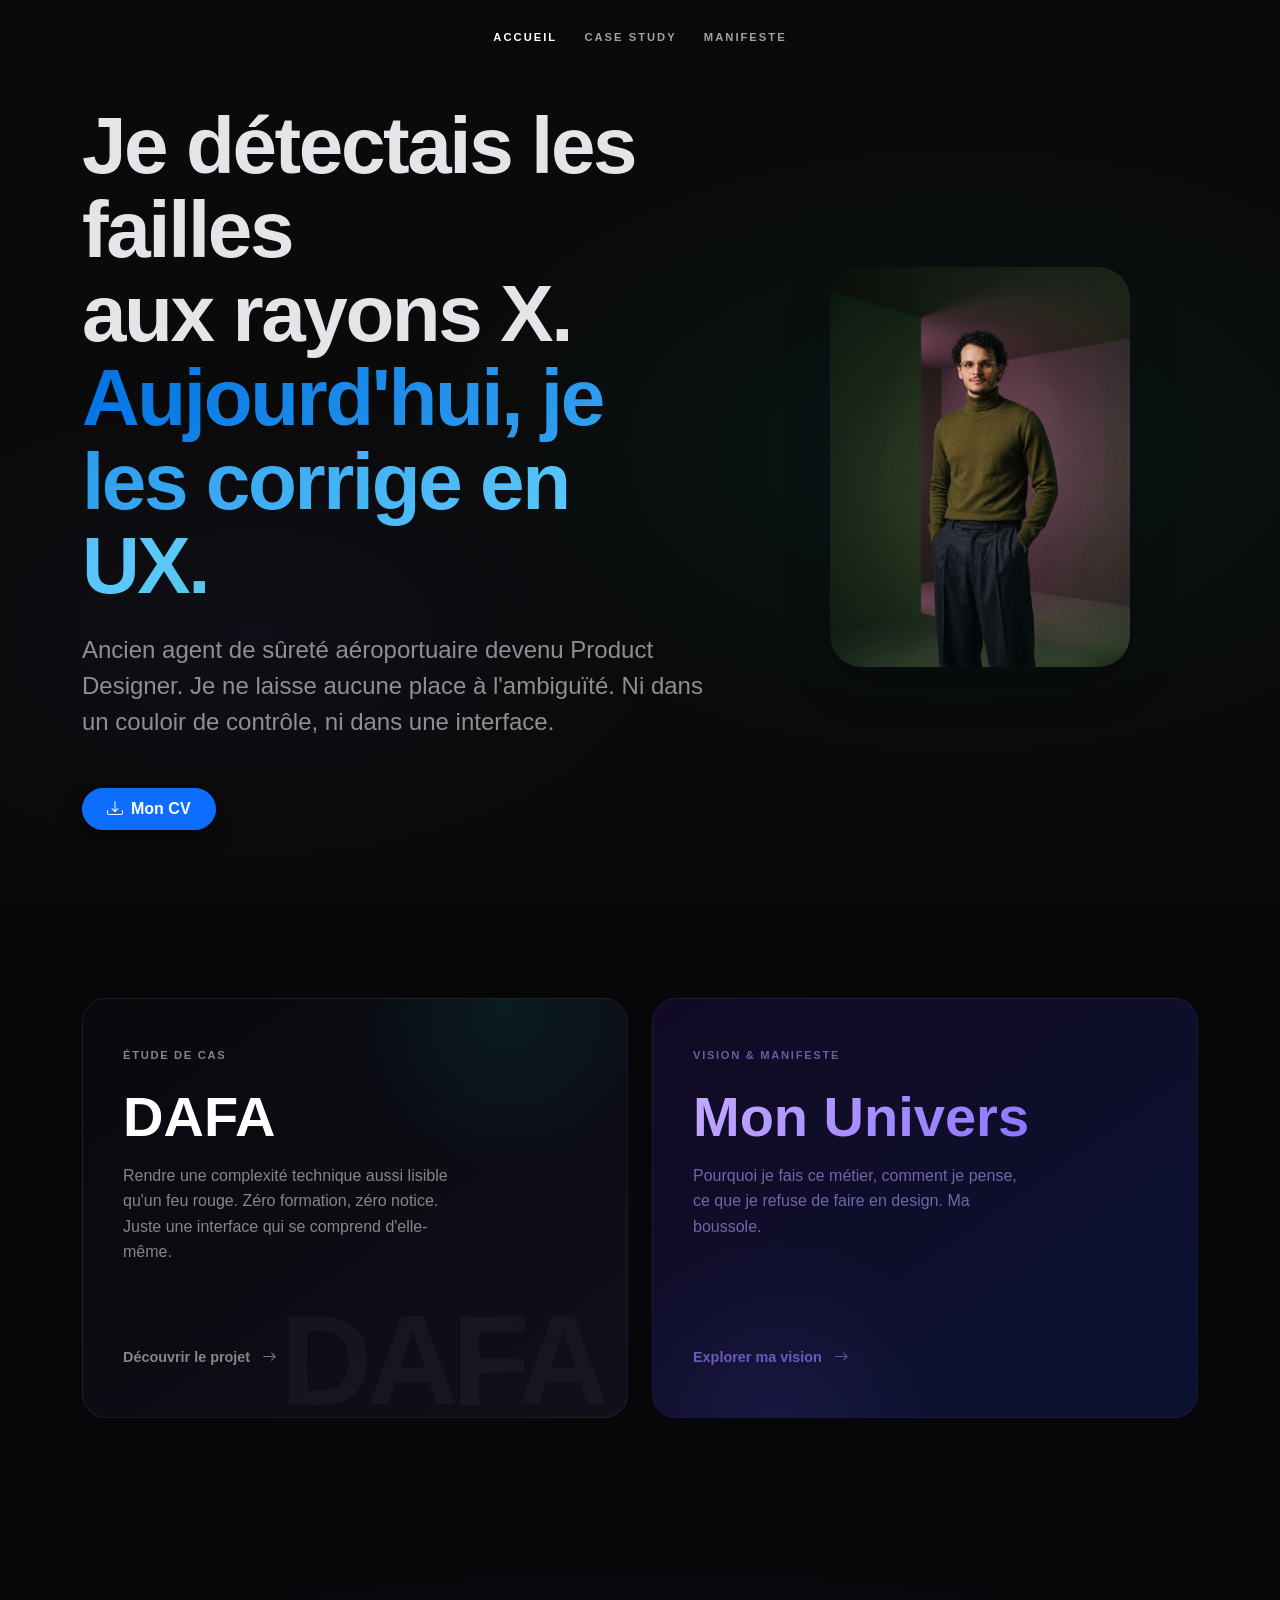
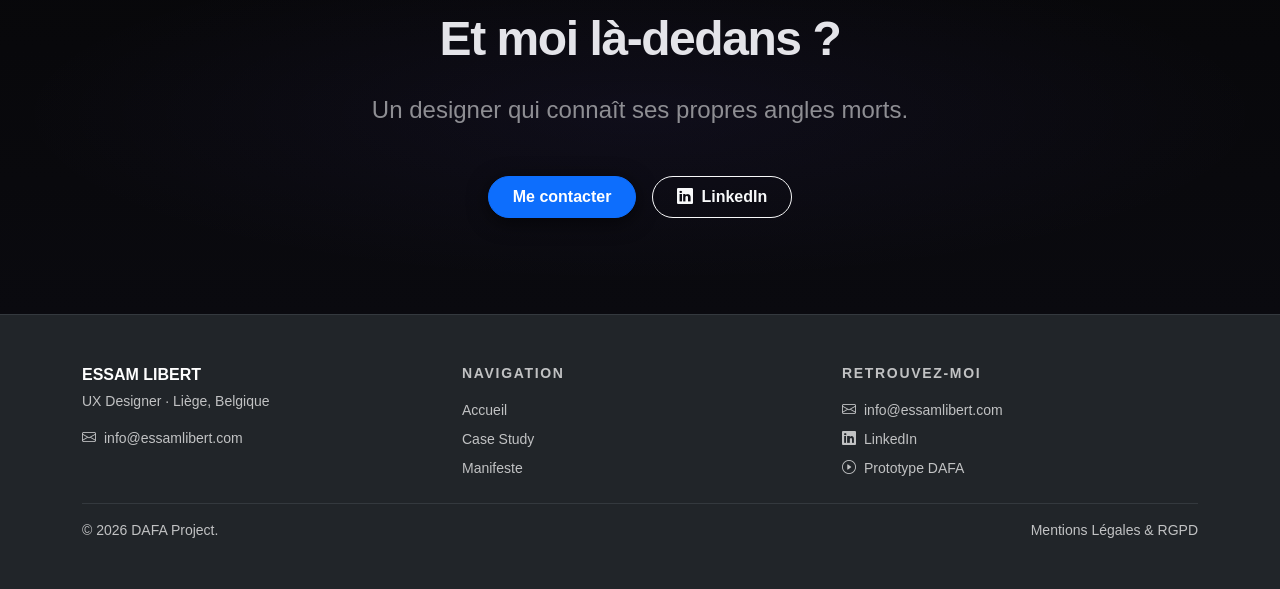
<file: index.html>
<!DOCTYPE html>
<html lang="fr" data-bs-theme="dark">
<head>
    <script async src="https://www.googletagmanager.com/gtag/js?id=G-3MCZVBHXH2"></script>
    <script>
      window.dataLayer = window.dataLayer || [];
      function gtag(){dataLayer.push(arguments);}
      gtag('js', new Date());
      gtag('config', 'G-3MCZVBHXH2');
    </script>

    <meta charset="UTF-8">
    <meta name="viewport" content="width=device-width, initial-scale=1.0">
    <meta name="google-site-verification" content="W4olpr1DWLgIyNxRhppD37EovzWgMPHk9Vs7uoFKLzc"/>
    <title>Essam Libert | UX Designer Alternance Liège — Portfolio DAFA</title>
    <meta name="description" content="Essam Libert, UX Designer en alternance à Liège. Ancien agent X-Ray devenu Product Designer. IA certifiée Google 200h, expertise front-end. Portfolio DAFA.">
    <link rel="canonical" href="https://essamlibert.com/">
    <link rel="alternate" hreflang="fr-BE" href="https://essamlibert.com/">
    <link rel="alternate" hreflang="x-default" href="https://essamlibert.com/">

    <meta property="og:type" content="website">
    <meta property="og:url" content="https://essamlibert.com/">
    <meta property="og:title" content="Essam Libert | UX Designer Alternance Liège — Portfolio DAFA">
    <meta property="og:description" content="Essam Libert, UX Designer en alternance à Liège, Belgique. Ancien agent X-Ray devenu Product Designer. Portfolio DAFA.">
    <meta property="og:image" content="https://essamlibert.com/images/Profil.jpg">
    <meta property="og:locale" content="fr_BE">
    <meta name="twitter:card" content="summary_large_image">
    <meta name="twitter:title" content="Essam Libert | UX Designer Alternance Liège — Portfolio DAFA">
    <meta name="twitter:description" content="Essam Libert, UX Designer en alternance à Liège, Belgique. Portfolio DAFA.">
    <meta name="twitter:image" content="https://essamlibert.com/images/Profil.jpg">

    <link rel="preconnect" href="https://fonts.googleapis.com">
    <link rel="preconnect" href="https://fonts.gstatic.com" crossorigin>
    <link rel="preload" as="style" href="https://fonts.googleapis.com/css2?family=Inter:wght@400;600;700;800&display=swap">
    <link rel="stylesheet" href="https://fonts.googleapis.com/css2?family=Inter:wght@400;600;700;800&display=swap" media="print" onload="this.onload=null;this.rel='stylesheet'">
    <noscript><link rel="stylesheet" href="https://fonts.googleapis.com/css2?family=Inter:wght@400;600;700;800&display=swap"></noscript>

    <link rel="icon" type="image/svg+xml" href="favicon.svg">
    <link rel="preload" href="css/bootstrap.min.css" as="style">
    <link rel="preload" href="css/style.css?v=6" as="style">
    <link rel="preload" as="image" href="images/Profil.jpg" fetchpriority="high">
    <link rel="stylesheet" href="css/bootstrap.min.css">
    <link rel="stylesheet" href="css/style.css?v=6">
    <link rel="stylesheet" href="https://cdn.jsdelivr.net/npm/bootstrap-icons@1.11.1/font/bootstrap-icons.css" media="print" onload="this.media='all'">
    <style>
    /* Dark theme */
    body.apple-theme{background-color:#0a0a0a!important;color:#e4e4e9!important;}
    body.bg-light-apple{background-color:#0a0a0a!important;}
    .bg-light-apple{background-color:#16161a!important;}
    .bg-white{background-color:#111115!important;}
    .text-dark{color:#e4e4e9!important;}
    .text-muted{color:#8e8e93!important;}
    .border{border-color:rgba(255,255,255,.09)!important;}
    .shadow-sm{box-shadow:0 1px 8px rgba(0,0,0,.55)!important;}
    .shadow{box-shadow:0 4px 20px rgba(0,0,0,.6)!important;}

    /* Hero ambient */
    .hero-section{position:relative;overflow:hidden;}
    .hero-section::before{content:'';position:absolute;inset:0;background:radial-gradient(ellipse 60% 50% at 75% 50%,rgba(0,242,255,.05) 0%,transparent 70%),radial-gradient(ellipse 50% 40% at 20% 70%,rgba(123,97,255,.05) 0%,transparent 70%);pointer-events:none;}

    /* Portal section */
    .portal-section{background:#070709;}
    .portal-card{display:block;border-radius:24px;padding:3rem 2.5rem;text-decoration:none;color:inherit;min-height:420px;position:relative;overflow:hidden;transition:transform .3s ease,box-shadow .3s ease;}
    .portal-card:hover{transform:translateY(-6px);box-shadow:0 32px 80px rgba(0,0,0,.7);}
    .portal-dafa{background:linear-gradient(145deg,#08080d 0%,#10101a 100%);border:1px solid rgba(255,255,255,.07);}
    .portal-dafa::before{content:'';position:absolute;top:-40%;right:-10%;width:65%;padding-bottom:65%;border-radius:50%;background:radial-gradient(circle,rgba(0,242,255,.07) 0%,transparent 65%);pointer-events:none;}
    .portal-dafa::after{content:'DAFA';position:absolute;bottom:-.5rem;right:1.5rem;font-size:8rem;font-weight:900;opacity:.03;letter-spacing:-.05em;line-height:1;color:#fff;pointer-events:none;}
    .portal-univers{background:linear-gradient(145deg,#120a25 0%,#0a1230 100%);border:1px solid rgba(123,97,255,.12);}
    .portal-univers::before{content:'';position:absolute;bottom:-50%;left:-15%;width:75%;padding-bottom:75%;border-radius:50%;background:radial-gradient(circle,rgba(123,97,255,.1) 0%,transparent 65%);pointer-events:none;}
    .portal-tag{font-size:.7rem;font-weight:700;text-transform:uppercase;letter-spacing:.15em;margin-bottom:1.5rem;}
    .portal-title{font-size:3.5rem;font-weight:800;line-height:1.05;margin-bottom:1rem;}
    .portal-desc{font-size:1rem;line-height:1.6;margin-bottom:2rem;max-width:340px;}
    .portal-arrow{display:inline-flex;align-items:center;gap:.5rem;font-weight:600;font-size:.9rem;transition:gap .2s,opacity .2s;}
    .portal-card:hover .portal-arrow{gap:.85rem;}

    /* Et moi là-dedans */
    .about-cta-section{background:linear-gradient(180deg,#070709 0%,#0a0a0f 100%);position:relative;}
    .about-cta-section::before{content:'';position:absolute;inset:0;background:radial-gradient(ellipse 70% 60% at 50% 50%,rgba(123,97,255,.06) 0%,transparent 70%);pointer-events:none;}

    /* Footer lisibilité */
    footer .text-white-50{color:rgba(255,255,255,.72)!important;}
    footer a.text-white-50:hover{color:#fff!important;}
    </style>
</head>

<body class="apple-theme bg-light-apple d-flex flex-column min-vh-100">
<div id="scroll-progress" aria-hidden="true"></div>

<a href="#main-content" class="skip-link">Aller au contenu</a>
<header>
<nav class="nav-island" id="main-nav" aria-label="Navigation principale">
    <a href="/" class="nav-active" aria-current="page">Accueil</a>
    <a href="case-study.html">Case Study</a>
    <a href="manifeste.html">Manifeste</a>
</nav>
<button class="nav-toggle" id="nav-toggle" aria-label="Ouvrir le menu" aria-expanded="false">
    <span></span><span></span><span></span>
</button>
<div class="nav-overlay" id="nav-overlay" role="dialog" aria-modal="true" aria-label="Menu principal">
    <a href="/">Accueil</a>
    <a href="case-study.html">Case Study</a>
    <a href="manifeste.html">Manifeste</a>
</div>
</header>

<main id="main-content" class="flex-grow-1">

    <!-- HERO -->
    <section class="hero-section d-flex align-items-center pt-5 pb-5" style="padding-top:6rem!important;">
        <div class="container pt-2 pb-4">
            <div class="row align-items-center g-5">
                <div class="col-lg-7">
                    <h1 class="display-1 fw-bold tracking-tight mb-4 animate-fade-in anim-delay-2" style="line-height:1.05;">
                        Je détectais les failles<br>aux rayons X.<br><span class="text-gradient">Aujourd'hui, je les corrige en UX.</span>
                    </h1>
                    <p class="fs-4 text-muted mb-5 animate-fade-in anim-delay-3">
                        Ancien agent de sûreté aéroportuaire devenu Product Designer. Je ne laisse aucune place à l'ambiguïté. Ni dans un couloir de contrôle, ni dans une interface.
                    </p>
                    <div class="d-flex flex-wrap gap-3 animate-fade-in anim-delay-4">
                        <a href="images/CV_A4_UX_compressed.pdf" download="CV_Essam_Libert_UX_Designer.pdf" class="btn btn-primary btn-apple rounded-pill px-4 py-2 fw-bold shadow">
                            <i class="bi bi-download me-2" aria-hidden="true"></i>Mon CV
                        </a>
                    </div>
                </div>
                <div class="col-lg-5 text-center animate-fade-in anim-delay-3">
                    <img src="images/Profil.jpg"
                         onerror="this.onerror=null;this.src='images/essam.webp'"
                         alt="Essam Libert, UX/UI Designer"
                         class="img-fluid rounded-5 shadow-lg"
                         width="320" height="320"
                         style="max-width:300px;object-fit:cover;"
                         fetchpriority="high">
                </div>
            </div>
        </div>
    </section>

    <!-- PORTAL -->
    <section class="py-5 portal-section">
        <div class="container py-5 reveal">
            <div class="row g-4">
                <div class="col-lg-6">
                    <a href="case-study.html" class="portal-card portal-dafa d-flex flex-column h-100" aria-label="Découvrir le projet DAFA">
                        <div class="portal-tag text-white-50">Étude de cas</div>
                        <div class="portal-title text-white">DAFA</div>
                        <p class="portal-desc text-white-50">Rendre une complexité technique aussi lisible qu'un feu rouge. Zéro formation, zéro notice. Juste une interface qui se comprend d'elle-même.</p>
                        <div class="mt-auto">
                            <span class="portal-arrow text-white-50">Découvrir le projet <i class="bi bi-arrow-right ms-1" aria-hidden="true"></i></span>
                        </div>
                    </a>
                </div>
                <div class="col-lg-6">
                    <a href="manifeste.html" class="portal-card portal-univers d-flex flex-column h-100" aria-label="Découvrir mon univers et ma vision">
                        <div class="portal-tag" style="color:rgba(180,160,255,.55);">Vision & Manifeste</div>
                        <div class="portal-title" style="background:linear-gradient(135deg,#c4aaff,#7b61ff);-webkit-background-clip:text;-webkit-text-fill-color:transparent;background-clip:text;">Mon Univers</div>
                        <p class="portal-desc" style="color:rgba(180,160,255,.6);">Pourquoi je fais ce métier, comment je pense, ce que je refuse de faire en design. Ma boussole.</p>
                        <div class="mt-auto">
                            <span class="portal-arrow" style="color:rgba(160,130,255,.65);">Explorer ma vision <i class="bi bi-arrow-right ms-1" aria-hidden="true"></i></span>
                        </div>
                    </a>
                </div>
            </div>
        </div>
    </section>

    <!-- ET MOI LÀ-DEDANS ? -->
    <section class="py-5 about-cta-section">
        <div class="container py-5 text-center reveal">
            <h2 class="display-5 fw-bold tracking-tight mb-4">Et moi là-dedans&nbsp;?</h2>
            <p class="fs-4 text-muted mb-5 mx-auto" style="max-width:600px;">Un designer qui connaît ses propres angles morts.</p>
            <div class="d-flex flex-wrap gap-3 justify-content-center">
                <a href="mailto:info@essamlibert.com" class="btn btn-primary btn-apple rounded-pill px-4 py-2 fw-bold shadow">Me contacter</a>
                <a href="https://www.linkedin.com/in/essam-libert-b0673a38b" target="_blank" rel="noopener noreferrer" class="btn btn-outline-light rounded-pill px-4 py-2 fw-bold">
                    <i class="bi bi-linkedin me-2" aria-hidden="true"></i>LinkedIn
                </a>
            </div>
        </div>
    </section>

</main>

<footer class="bg-dark text-white py-5 border-top border-secondary border-opacity-25 mt-auto">
    <div class="container">
        <div class="row g-4 mb-4">
            <div class="col-md-4">
                <p class="fw-bold mb-1">ESSAM LIBERT</p>
                <p class="small text-white-50 mb-3">UX Designer · Liège, Belgique</p>
                <a href="mailto:info@essamlibert.com" class="small text-white-50 text-decoration-none d-flex align-items-center gap-2">
                    <i class="bi bi-envelope" aria-hidden="true"></i>info@essamlibert.com
                </a>
            </div>
            <div class="col-md-4">
                <p class="small fw-bold text-uppercase tracking-widest text-white-50 mb-3">Navigation</p>
                <div class="d-flex flex-column gap-2">
                    <a href="/" class="small text-white-50 text-decoration-none">Accueil</a>
                    <a href="case-study.html" class="small text-white-50 text-decoration-none">Case Study</a>
                    <a href="manifeste.html" class="small text-white-50 text-decoration-none">Manifeste</a>
                </div>
            </div>
            <div class="col-md-4">
                <p class="small fw-bold text-uppercase tracking-widest text-white-50 mb-3">Retrouvez-moi</p>
                <a href="mailto:info@essamlibert.com" class="small text-white-50 text-decoration-none d-flex align-items-center gap-2 mb-2">
                    <i class="bi bi-envelope" aria-hidden="true"></i>info@essamlibert.com
                </a>
                <a href="https://www.linkedin.com/in/essam-libert-b0673a38b" target="_blank" rel="noopener noreferrer" class="small text-white-50 text-decoration-none d-flex align-items-center gap-2 mb-2">
                    <i class="bi bi-linkedin" aria-hidden="true"></i>LinkedIn
                </a>
                <a href="https://www.figma.com/proto/SWCbHvDAKlID6yNduDaMsR/DAFA_App_Master_V3_Essam?node-id=145-176&scaling=scale-down&hide-ui=1" target="_blank" rel="noopener noreferrer" class="small text-white-50 text-decoration-none d-flex align-items-center gap-2">
                    <i class="bi bi-play-circle" aria-hidden="true"></i>Prototype DAFA
                </a>
            </div>
        </div>
        <div class="border-top border-secondary border-opacity-25 pt-3 d-flex flex-wrap justify-content-between align-items-center gap-2">
            <p class="small text-white-50 mb-0">&copy; 2026 DAFA Project.</p>
            <a href="legal.html" class="small text-white-50 text-decoration-none">Mentions Légales & RGPD</a>
        </div>
    </div>
</footer>

<!-- Sticky CTA -->
<div id="sticky-cta" class="position-fixed d-flex flex-column gap-2 align-items-end" aria-label="Actions rapides" style="bottom:1.5rem;right:1.5rem;z-index:1000;opacity:0;transform:translateY(12px);transition:opacity 0.35s ease,transform 0.35s ease;pointer-events:none;">
    <a href="images/CV_A4_UX_compressed.pdf" download="CV_Essam_Libert_UX_Designer.pdf" class="btn btn-primary rounded-pill px-4 py-2 fw-bold shadow-lg d-flex align-items-center gap-2">
        <i class="bi bi-download" aria-hidden="true"></i>Mon CV
    </a>
</div>

<script src="https://cdn.jsdelivr.net/npm/bootstrap@5.3.0/dist/js/bootstrap.bundle.min.js" defer></script>
<script src="js/animations.js" defer></script>

<script type="application/ld+json">
{
  "@context": "https://schema.org",
  "@type": "Person",
  "name": "Essam Libert",
  "jobTitle": "UX/UI Designer",
  "description": "UX Designer en alternance · Liège, Belgique. Ancien agent X-Ray devenu Product Designer. Expert IA certifié Google (200h). Alternance 2026.",
  "url": "https://essamlibert.com/",
  "image": "https://essamlibert.com/images/Profil.jpg",
  "email": "info@essamlibert.com",
  "telephone": "+32492617614",
  "address": {
    "@type": "PostalAddress",
    "addressLocality": "Amay",
    "addressRegion": "Liège",
    "addressCountry": "BE"
  },
  "sameAs": ["https://www.linkedin.com/in/essam-libert-b0673a38b"],
  "knowsAbout": ["UX Design", "UI Design", "Figma", "Design System", "Prototypage haute-fidélité", "HTML", "CSS", "Bootstrap", "Intelligence Artificielle", "Google Analytics"]
}
</script>


</body>
</html>
</file>
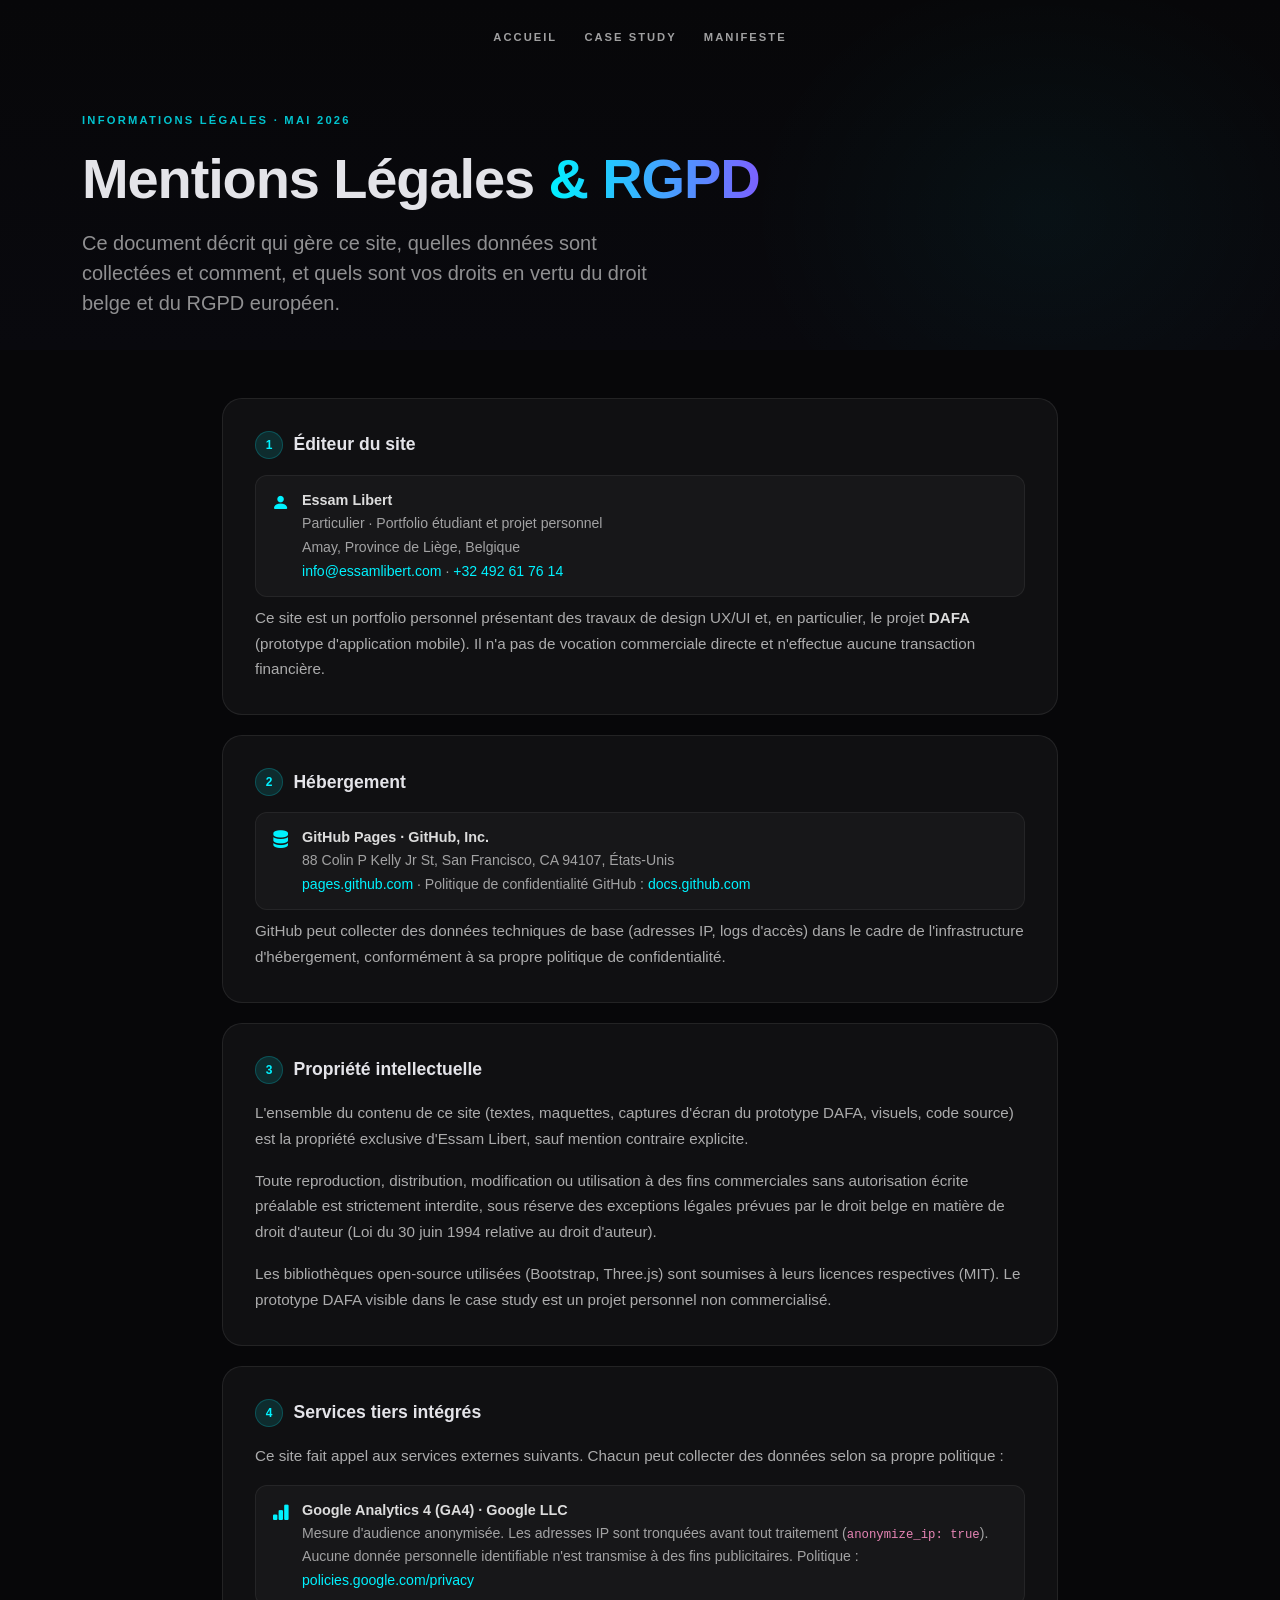
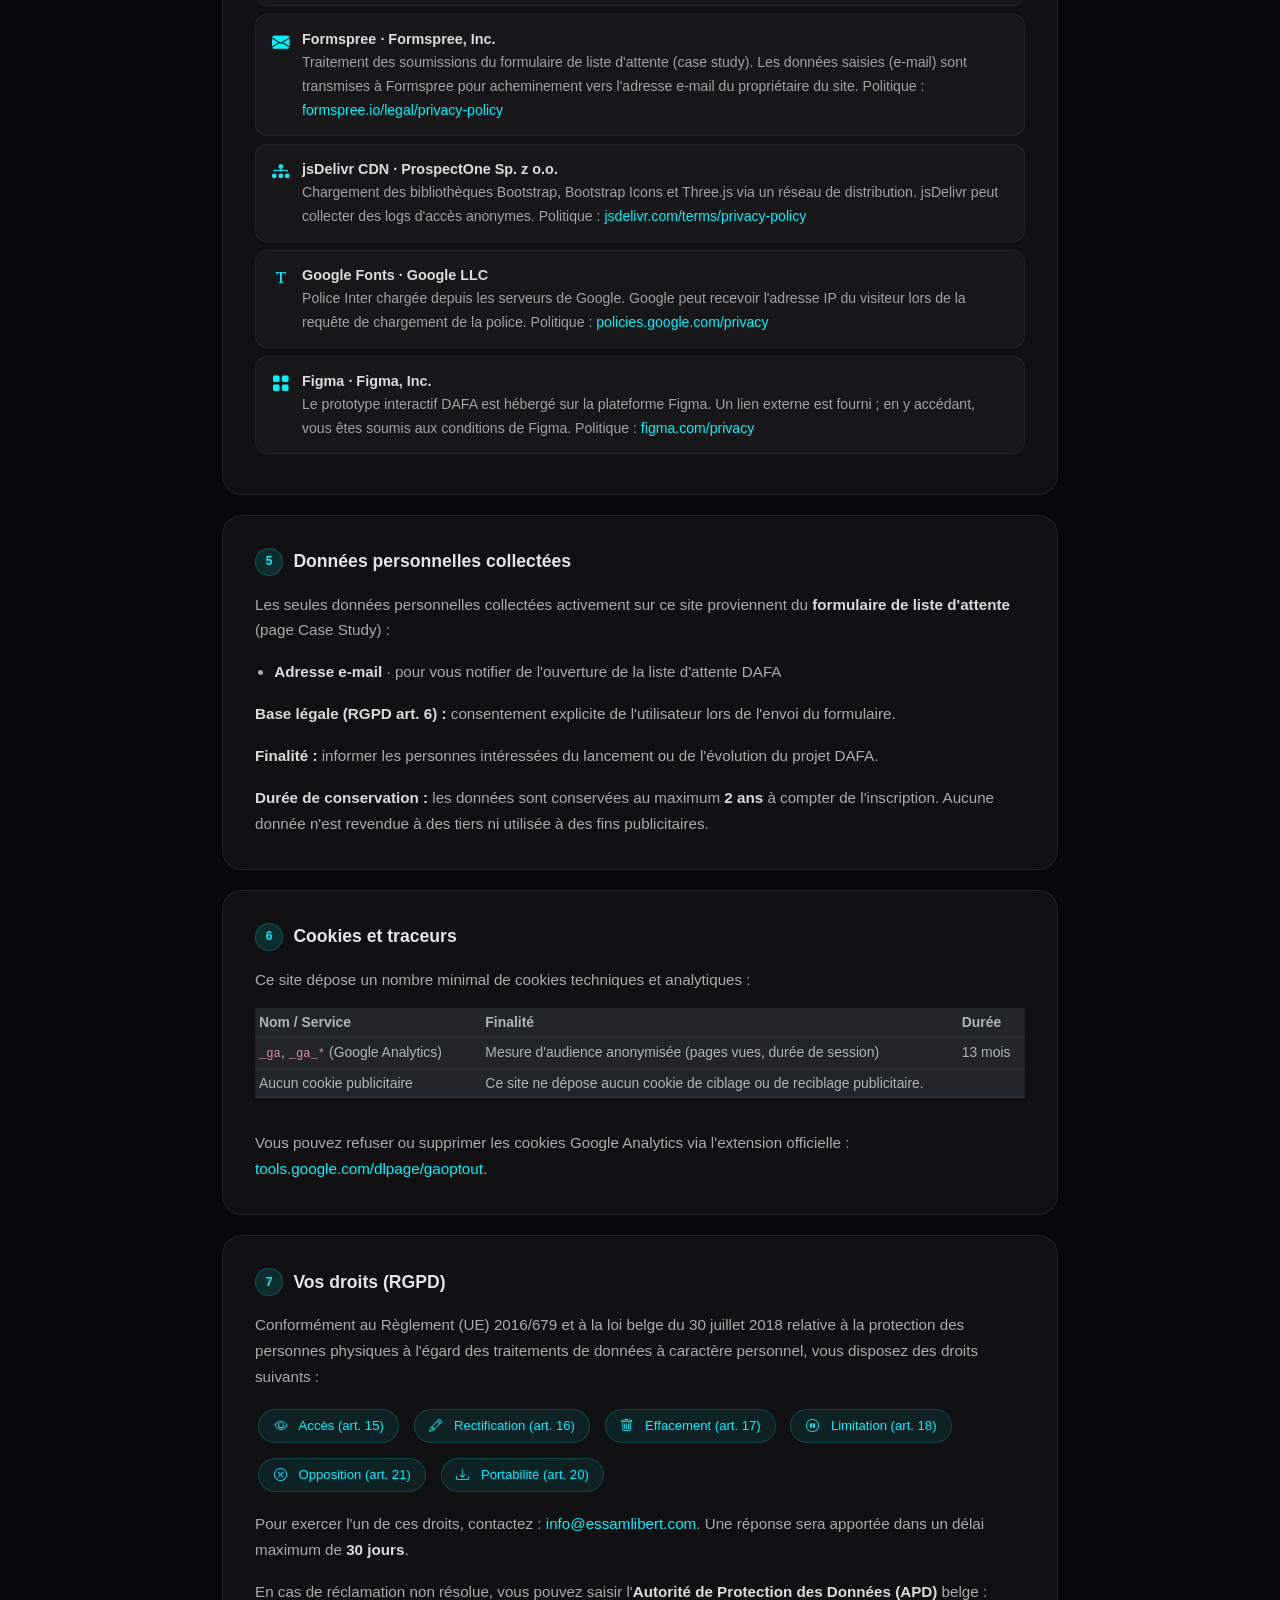
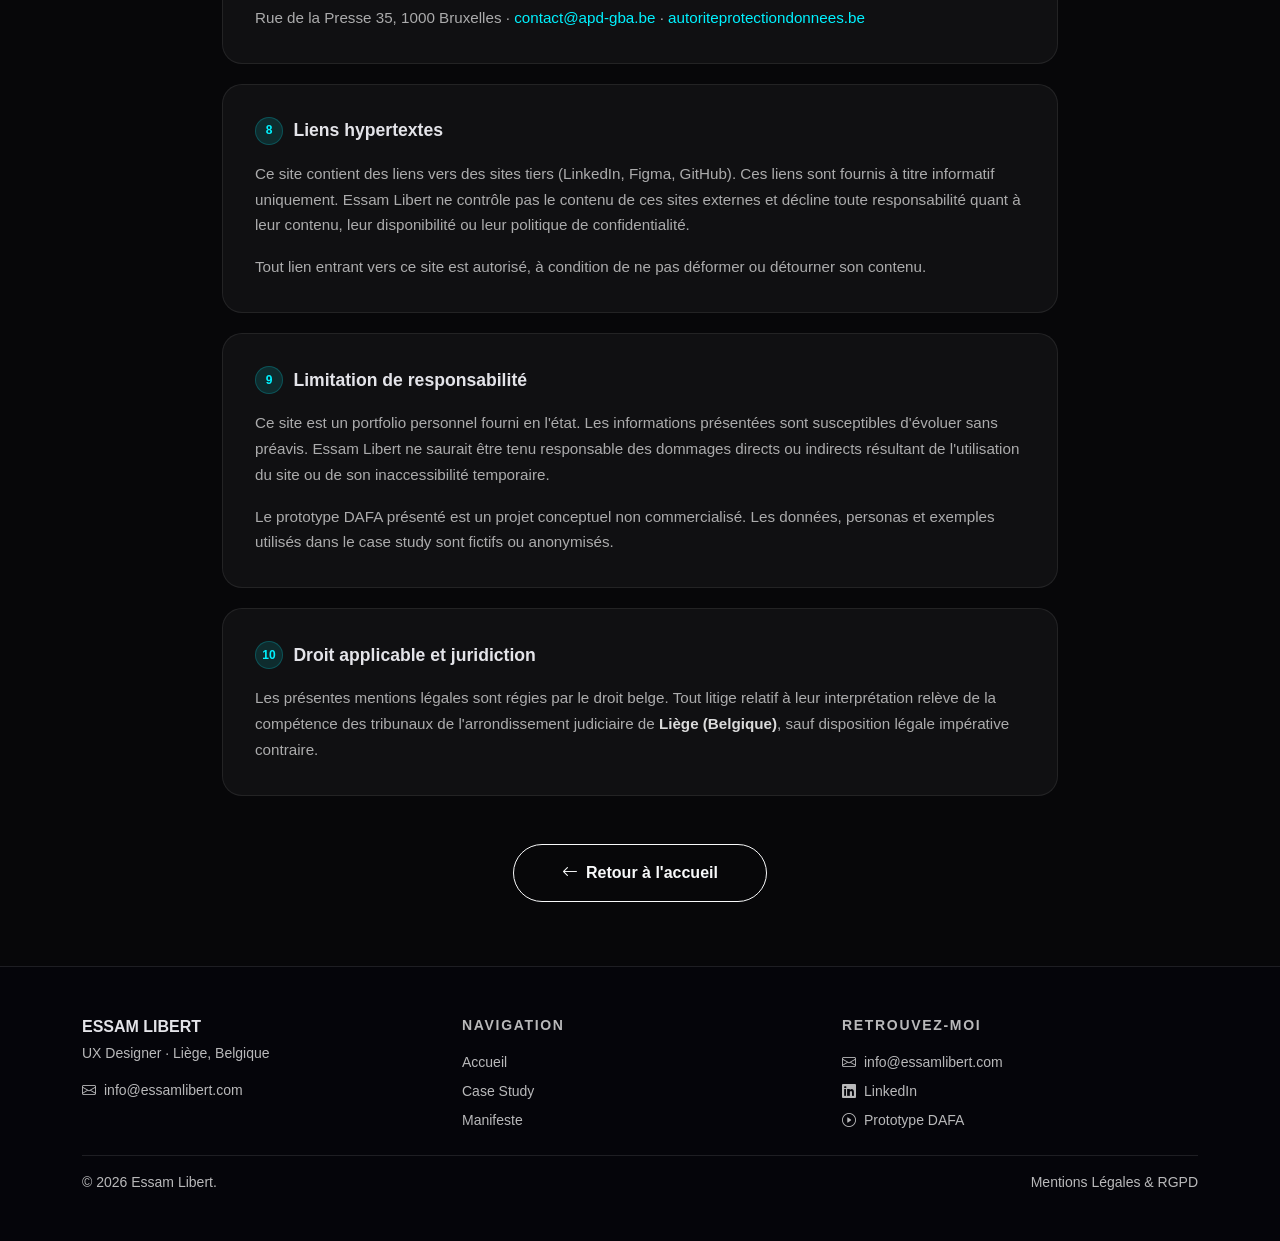
<file: legal.html>
<!DOCTYPE html>
<html lang="fr" data-bs-theme="dark">
<head>
    <script async src="https://www.googletagmanager.com/gtag/js?id=G-3MCZVBHXH2"></script>
    <script>
      window.dataLayer = window.dataLayer || [];
      function gtag(){dataLayer.push(arguments);}
      gtag('js', new Date());
      gtag('config', 'G-3MCZVBHXH2', { anonymize_ip: true });
    </script>

    <meta charset="UTF-8">
    <meta name="viewport" content="width=device-width, initial-scale=1.0">
    <meta name="description" content="Mentions légales et politique de confidentialité RGPD du portfolio Essam Libert, UX Designer basé à Liège, Belgique.">
    <meta name="robots" content="noindex, follow">
    <title>Mentions Légales & RGPD | Essam Libert · UX Designer Liège</title>
    <link rel="canonical" href="https://essamlibert.com/legal.html"/>
    <link rel="icon" type="image/svg+xml" href="favicon.svg">

    <link rel="preconnect" href="https://fonts.googleapis.com">
    <link rel="preconnect" href="https://fonts.gstatic.com" crossorigin>
    <link rel="preload" as="style" href="https://fonts.googleapis.com/css2?family=Inter:wght@400;600;700;800&display=swap">
    <link rel="stylesheet" href="https://fonts.googleapis.com/css2?family=Inter:wght@400;600;700;800&display=swap" media="print" onload="this.onload=null;this.rel='stylesheet'">
    <noscript><link rel="stylesheet" href="https://fonts.googleapis.com/css2?family=Inter:wght@400;600;700;800&display=swap"></noscript>

    <link rel="preload" href="css/bootstrap.min.css" as="style">
    <link rel="preload" href="css/style.css?v=6" as="style">
    <link rel="stylesheet" href="css/bootstrap.min.css">
    <link rel="stylesheet" href="css/style.css?v=6">
    <link rel="stylesheet" href="https://cdn.jsdelivr.net/npm/bootstrap-icons@1.11.1/font/bootstrap-icons.css" media="print" onload="this.media='all'">

    <style>
    body.apple-theme{background-color:#070709!important;color:#e4e4e9!important;}
    .text-muted{color:#8e8e93!important;}
    .section-label{font-size:.7rem;font-weight:600;letter-spacing:.2em;text-transform:uppercase;color:#00f2ff;opacity:.8;}
    .text-gradient{background:linear-gradient(90deg,#00f2ff,#7b61ff);-webkit-background-clip:text;-webkit-text-fill-color:transparent;background-clip:text;}

    /* Legal cards */
    .legal-card{
        background:rgba(255,255,255,.04);
        border:1px solid rgba(255,255,255,.08);
        border-radius:20px;
        padding:2rem 2rem;
        margin-bottom:1.25rem;
        transition:border-color .25s;
    }
    .legal-card:hover{border-color:rgba(0,242,255,.18);}
    .legal-card h2{
        font-size:1.1rem;
        font-weight:700;
        color:#e4e4e9;
        margin-bottom:1rem;
        display:flex;
        align-items:center;
        gap:.65rem;
    }
    .legal-card h2 .num{
        display:inline-flex;align-items:center;justify-content:center;
        width:28px;height:28px;border-radius:50%;
        background:rgba(0,242,255,.12);
        border:1px solid rgba(0,242,255,.2);
        font-size:.75rem;font-weight:700;
        color:#00f2ff;flex-shrink:0;
    }
    .legal-card p, .legal-card li{
        color:rgba(255,255,255,.65);
        font-size:.95rem;
        line-height:1.7;
    }
    .legal-card strong{color:rgba(255,255,255,.85);}
    .legal-card a{color:#00f2ff;text-decoration:none;}
    .legal-card a:hover{text-decoration:underline;}
    .legal-card ul{padding-left:1.2rem;}
    .legal-card ul li{margin-bottom:.55rem;}
    .service-row{
        display:flex;align-items:flex-start;gap:.75rem;
        padding:.75rem 1rem;
        background:rgba(255,255,255,.03);
        border:1px solid rgba(255,255,255,.06);
        border-radius:12px;
        margin-bottom:.5rem;
    }
    .service-row .svc-icon{
        font-size:1.1rem;color:#00f2ff;flex-shrink:0;margin-top:2px;
    }
    .service-row p{margin:0;font-size:.88rem;color:rgba(255,255,255,.6);}
    .service-row strong{color:rgba(255,255,255,.85);font-size:.9rem;}
    .right-badge{
        display:inline-flex;align-items:center;gap:.5rem;
        padding:.4rem .9rem;border-radius:999px;
        background:rgba(0,242,255,.08);border:1px solid rgba(0,242,255,.18);
        font-size:.82rem;color:#00f2ff;margin:.2rem;
    }

    /* Footer */
    footer .text-white-50{color:rgba(255,255,255,.72)!important;}
    footer a.text-white-50:hover{color:#fff!important;}
    </style>
</head>

<body class="apple-theme d-flex flex-column min-vh-100">

<a href="#main-content" class="skip-link">Aller au contenu</a>
<header>
<nav class="nav-island" id="main-nav" aria-label="Navigation principale">
    <a href="/">Accueil</a>
    <a href="case-study.html">Case Study</a>
    <a href="manifeste.html">Manifeste</a>
</nav>
<button class="nav-toggle" id="nav-toggle" aria-label="Ouvrir le menu" aria-expanded="false">
    <span></span><span></span><span></span>
</button>
<div class="nav-overlay" id="nav-overlay" role="dialog" aria-modal="true" aria-label="Menu principal">
    <a href="/">Accueil</a>
    <a href="case-study.html">Case Study</a>
    <a href="manifeste.html">Manifeste</a>
</div>
</header>

<main id="main-content" class="flex-grow-1">

<!-- HERO -->
<section class="pt-5 pb-4" style="background:linear-gradient(180deg,#070709 0%,#09090e 100%);position:relative;overflow:hidden;">
    <div aria-hidden="true" style="position:absolute;width:600px;height:500px;border-radius:50%;background:radial-gradient(ellipse,rgba(0,242,255,.04) 0%,transparent 70%);top:-10%;right:-5%;pointer-events:none;"></div>
    <div class="container pt-5 mt-3 pb-2">
        <span class="section-label d-block mb-3">Informations légales · Mai 2026</span>
        <h1 class="display-4 fw-bold mb-3" style="letter-spacing:-.02em;">Mentions Légales <span class="text-gradient">&amp; RGPD</span></h1>
        <p class="fs-5 mb-0" style="color:rgba(255,255,255,.55);max-width:600px;">
            Ce document décrit qui gère ce site, quelles données sont collectées et comment, et quels sont vos droits en vertu du droit belge et du RGPD européen.
        </p>
    </div>
</section>

<!-- CONTENU -->
<section class="py-5" style="background:#070709;">
    <div class="container" style="max-width:860px;">

        <!-- 1. Éditeur -->
        <div class="legal-card">
            <h2><span class="num">1</span>Éditeur du site</h2>
            <div class="service-row">
                <i class="bi bi-person-fill svc-icon" aria-hidden="true"></i>
                <div>
                    <strong>Essam Libert</strong>
                    <p>Particulier · Portfolio étudiant et projet personnel<br>
                    Amay, Province de Liège, Belgique<br>
                    <a href="mailto:info@essamlibert.com">info@essamlibert.com</a> · <a href="tel:+32492617614">+32 492 61 76 14</a></p>
                </div>
            </div>
            <p class="mt-2 mb-0">Ce site est un portfolio personnel présentant des travaux de design UX/UI et, en particulier, le projet <strong>DAFA</strong> (prototype d'application mobile). Il n'a pas de vocation commerciale directe et n'effectue aucune transaction financière.</p>
        </div>

        <!-- 2. Hébergement -->
        <div class="legal-card">
            <h2><span class="num">2</span>Hébergement</h2>
            <div class="service-row">
                <i class="bi bi-server svc-icon" aria-hidden="true"></i>
                <div>
                    <strong>GitHub Pages · GitHub, Inc.</strong>
                    <p>88 Colin P Kelly Jr St, San Francisco, CA 94107, États-Unis<br>
                    <a href="https://pages.github.com" target="_blank" rel="noopener noreferrer">pages.github.com</a> · Politique de confidentialité GitHub : <a href="https://docs.github.com/en/site-policy/privacy-policies/github-general-privacy-statement" target="_blank" rel="noopener noreferrer">docs.github.com</a></p>
                </div>
            </div>
            <p class="mb-0">GitHub peut collecter des données techniques de base (adresses IP, logs d'accès) dans le cadre de l'infrastructure d'hébergement, conformément à sa propre politique de confidentialité.</p>
        </div>

        <!-- 3. Propriété intellectuelle -->
        <div class="legal-card">
            <h2><span class="num">3</span>Propriété intellectuelle</h2>
            <p>L'ensemble du contenu de ce site (textes, maquettes, captures d'écran du prototype DAFA, visuels, code source) est la propriété exclusive d'Essam Libert, sauf mention contraire explicite.</p>
            <p>Toute reproduction, distribution, modification ou utilisation à des fins commerciales sans autorisation écrite préalable est strictement interdite, sous réserve des exceptions légales prévues par le droit belge en matière de droit d'auteur (Loi du 30 juin 1994 relative au droit d'auteur).</p>
            <p class="mb-0">Les bibliothèques open-source utilisées (Bootstrap, Three.js) sont soumises à leurs licences respectives (MIT). Le prototype DAFA visible dans le case study est un projet personnel non commercialisé.</p>
        </div>

        <!-- 4. Services tiers -->
        <div class="legal-card">
            <h2><span class="num">4</span>Services tiers intégrés</h2>
            <p>Ce site fait appel aux services externes suivants. Chacun peut collecter des données selon sa propre politique :</p>

            <div class="service-row">
                <i class="bi bi-bar-chart-fill svc-icon" aria-hidden="true"></i>
                <div>
                    <strong>Google Analytics 4 (GA4) · Google LLC</strong>
                    <p>Mesure d'audience anonymisée. Les adresses IP sont tronquées avant tout traitement (<code>anonymize_ip: true</code>). Aucune donnée personnelle identifiable n'est transmise à des fins publicitaires. Politique : <a href="https://policies.google.com/privacy" target="_blank" rel="noopener noreferrer">policies.google.com/privacy</a></p>
                </div>
            </div>

            <div class="service-row">
                <i class="bi bi-envelope-fill svc-icon" aria-hidden="true"></i>
                <div>
                    <strong>Formspree · Formspree, Inc.</strong>
                    <p>Traitement des soumissions du formulaire de liste d'attente (case study). Les données saisies (e-mail) sont transmises à Formspree pour acheminement vers l'adresse e-mail du propriétaire du site. Politique : <a href="https://formspree.io/legal/privacy-policy" target="_blank" rel="noopener noreferrer">formspree.io/legal/privacy-policy</a></p>
                </div>
            </div>

            <div class="service-row">
                <i class="bi bi-diagram-3-fill svc-icon" aria-hidden="true"></i>
                <div>
                    <strong>jsDelivr CDN · ProspectOne Sp. z o.o.</strong>
                    <p>Chargement des bibliothèques Bootstrap, Bootstrap Icons et Three.js via un réseau de distribution. jsDelivr peut collecter des logs d'accès anonymes. Politique : <a href="https://www.jsdelivr.com/terms/privacy-policy-jsdelivr-net" target="_blank" rel="noopener noreferrer">jsdelivr.com/terms/privacy-policy</a></p>
                </div>
            </div>

            <div class="service-row">
                <i class="bi bi-fonts svc-icon" aria-hidden="true"></i>
                <div>
                    <strong>Google Fonts · Google LLC</strong>
                    <p>Police Inter chargée depuis les serveurs de Google. Google peut recevoir l'adresse IP du visiteur lors de la requête de chargement de la police. Politique : <a href="https://policies.google.com/privacy" target="_blank" rel="noopener noreferrer">policies.google.com/privacy</a></p>
                </div>
            </div>

            <div class="service-row">
                <i class="bi bi-grid-fill svc-icon" aria-hidden="true"></i>
                <div>
                    <strong>Figma · Figma, Inc.</strong>
                    <p>Le prototype interactif DAFA est hébergé sur la plateforme Figma. Un lien externe est fourni ; en y accédant, vous êtes soumis aux conditions de Figma. Politique : <a href="https://www.figma.com/privacy" target="_blank" rel="noopener noreferrer">figma.com/privacy</a></p>
                </div>
            </div>
        </div>

        <!-- 5. Données personnelles collectées -->
        <div class="legal-card">
            <h2><span class="num">5</span>Données personnelles collectées</h2>
            <p>Les seules données personnelles collectées activement sur ce site proviennent du <strong>formulaire de liste d'attente</strong> (page Case Study) :</p>
            <ul>
                <li><strong>Adresse e-mail</strong> · pour vous notifier de l'ouverture de la liste d'attente DAFA</li>
            </ul>
            <p><strong>Base légale (RGPD art. 6) :</strong> consentement explicite de l'utilisateur lors de l'envoi du formulaire.</p>
            <p><strong>Finalité :</strong> informer les personnes intéressées du lancement ou de l'évolution du projet DAFA.</p>
            <p class="mb-0"><strong>Durée de conservation :</strong> les données sont conservées au maximum <strong>2 ans</strong> à compter de l'inscription. Aucune donnée n'est revendue à des tiers ni utilisée à des fins publicitaires.</p>
        </div>

        <!-- 6. Cookies -->
        <div class="legal-card">
            <h2><span class="num">6</span>Cookies et traceurs</h2>
            <p>Ce site dépose un nombre minimal de cookies techniques et analytiques :</p>
            <div class="table-responsive mb-3">
                <table class="table table-sm" style="font-size:.87rem;color:rgba(255,255,255,.65);border-color:rgba(255,255,255,.08);">
                    <thead style="color:rgba(255,255,255,.85);">
                        <tr>
                            <th scope="col">Nom / Service</th>
                            <th scope="col">Finalité</th>
                            <th scope="col">Durée</th>
                        </tr>
                    </thead>
                    <tbody>
                        <tr>
                            <td><code>_ga</code>, <code>_ga_*</code> (Google Analytics)</td>
                            <td>Mesure d'audience anonymisée (pages vues, durée de session)</td>
                            <td>13 mois</td>
                        </tr>
                        <tr>
                            <td>Aucun cookie publicitaire</td>
                            <td colspan="2">Ce site ne dépose aucun cookie de ciblage ou de reciblage publicitaire.</td>
                        </tr>
                    </tbody>
                </table>
            </div>
            <p class="mb-0">Vous pouvez refuser ou supprimer les cookies Google Analytics via l'extension officielle : <a href="https://tools.google.com/dlpage/gaoptout" target="_blank" rel="noopener noreferrer">tools.google.com/dlpage/gaoptout</a>.</p>
        </div>

        <!-- 7. Vos droits RGPD -->
        <div class="legal-card">
            <h2><span class="num">7</span>Vos droits (RGPD)</h2>
            <p>Conformément au Règlement (UE) 2016/679 et à la loi belge du 30 juillet 2018 relative à la protection des personnes physiques à l'égard des traitements de données à caractère personnel, vous disposez des droits suivants :</p>
            <div class="d-flex flex-wrap gap-2 mb-3">
                <span class="right-badge"><i class="bi bi-eye me-1" aria-hidden="true"></i>Accès (art. 15)</span>
                <span class="right-badge"><i class="bi bi-pencil me-1" aria-hidden="true"></i>Rectification (art. 16)</span>
                <span class="right-badge"><i class="bi bi-trash me-1" aria-hidden="true"></i>Effacement (art. 17)</span>
                <span class="right-badge"><i class="bi bi-pause-circle me-1" aria-hidden="true"></i>Limitation (art. 18)</span>
                <span class="right-badge"><i class="bi bi-x-circle me-1" aria-hidden="true"></i>Opposition (art. 21)</span>
                <span class="right-badge"><i class="bi bi-download me-1" aria-hidden="true"></i>Portabilité (art. 20)</span>
            </div>
            <p>Pour exercer l'un de ces droits, contactez : <a href="mailto:info@essamlibert.com">info@essamlibert.com</a>. Une réponse sera apportée dans un délai maximum de <strong>30 jours</strong>.</p>
            <p class="mb-0">En cas de réclamation non résolue, vous pouvez saisir l'<strong>Autorité de Protection des Données (APD)</strong> belge :<br>
            Rue de la Presse 35, 1000 Bruxelles · <a href="mailto:contact@apd-gba.be">contact@apd-gba.be</a> · <a href="https://www.autoriteprotectiondonnees.be" target="_blank" rel="noopener noreferrer">autoriteprotectiondonnees.be</a></p>
        </div>

        <!-- 8. Liens hypertextes -->
        <div class="legal-card">
            <h2><span class="num">8</span>Liens hypertextes</h2>
            <p>Ce site contient des liens vers des sites tiers (LinkedIn, Figma, GitHub). Ces liens sont fournis à titre informatif uniquement. Essam Libert ne contrôle pas le contenu de ces sites externes et décline toute responsabilité quant à leur contenu, leur disponibilité ou leur politique de confidentialité.</p>
            <p class="mb-0">Tout lien entrant vers ce site est autorisé, à condition de ne pas déformer ou détourner son contenu.</p>
        </div>

        <!-- 9. Responsabilité -->
        <div class="legal-card">
            <h2><span class="num">9</span>Limitation de responsabilité</h2>
            <p>Ce site est un portfolio personnel fourni en l'état. Les informations présentées sont susceptibles d'évoluer sans préavis. Essam Libert ne saurait être tenu responsable des dommages directs ou indirects résultant de l'utilisation du site ou de son inaccessibilité temporaire.</p>
            <p class="mb-0">Le prototype DAFA présenté est un projet conceptuel non commercialisé. Les données, personas et exemples utilisés dans le case study sont fictifs ou anonymisés.</p>
        </div>

        <!-- 10. Droit applicable -->
        <div class="legal-card">
            <h2><span class="num">10</span>Droit applicable et juridiction</h2>
            <p class="mb-0">Les présentes mentions légales sont régies par le droit belge. Tout litige relatif à leur interprétation relève de la compétence des tribunaux de l'arrondissement judiciaire de <strong>Liège (Belgique)</strong>, sauf disposition légale impérative contraire.</p>
        </div>

        <!-- Retour -->
        <div class="text-center mt-5 mb-3">
            <a href="/" class="btn btn-outline-light rounded-pill px-5 py-3 fw-bold">
                <i class="bi bi-arrow-left me-2" aria-hidden="true"></i>Retour à l'accueil
            </a>
        </div>

    </div>
</section>

</main>

<footer class="py-5 border-top mt-auto" style="background:#05050a;border-color:rgba(255,255,255,.1)!important;">
    <div class="container">
        <div class="row g-4 mb-4">
            <div class="col-md-4">
                <p class="fw-bold mb-1">ESSAM LIBERT</p>
                <p class="small text-white-50 mb-3">UX Designer · Liège, Belgique</p>
                <a href="mailto:info@essamlibert.com" class="small text-white-50 text-decoration-none d-flex align-items-center gap-2">
                    <i class="bi bi-envelope" aria-hidden="true"></i>info@essamlibert.com
                </a>
            </div>
            <div class="col-md-4">
                <p class="small fw-bold text-uppercase tracking-widest text-white-50 mb-3">Navigation</p>
                <div class="d-flex flex-column gap-2">
                    <a href="/" class="small text-white-50 text-decoration-none">Accueil</a>
                    <a href="case-study.html" class="small text-white-50 text-decoration-none">Case Study</a>
                    <a href="manifeste.html" class="small text-white-50 text-decoration-none">Manifeste</a>
                </div>
            </div>
            <div class="col-md-4">
                <p class="small fw-bold text-uppercase tracking-widest text-white-50 mb-3">Retrouvez-moi</p>
                <a href="mailto:info@essamlibert.com" class="small text-white-50 text-decoration-none d-flex align-items-center gap-2 mb-2">
                    <i class="bi bi-envelope" aria-hidden="true"></i>info@essamlibert.com
                </a>
                <a href="https://www.linkedin.com/in/essam-libert-b0673a38b" target="_blank" rel="noopener noreferrer" class="small text-white-50 text-decoration-none d-flex align-items-center gap-2 mb-2">
                    <i class="bi bi-linkedin" aria-hidden="true"></i>LinkedIn
                </a>
                <a href="https://www.figma.com/proto/SWCbHvDAKlID6yNduDaMsR/DAFA_App_Master_V3_Essam?node-id=145-176&scaling=scale-down&hide-ui=1" target="_blank" rel="noopener noreferrer" class="small text-white-50 text-decoration-none d-flex align-items-center gap-2">
                    <i class="bi bi-play-circle" aria-hidden="true"></i>Prototype DAFA
                </a>
            </div>
        </div>
        <div class="border-top pt-3 d-flex flex-wrap justify-content-between align-items-center gap-2" style="border-color:rgba(255,255,255,.1)!important;">
            <p class="small text-white-50 mb-0">&copy; 2026 Essam Libert.</p>
            <a href="legal.html" class="small text-white-50 text-decoration-none">Mentions Légales &amp; RGPD</a>
        </div>
    </div>
</footer>

<script src="https://cdn.jsdelivr.net/npm/bootstrap@5.3.0/dist/js/bootstrap.bundle.min.js" defer></script>

</body>
</html>
</file>
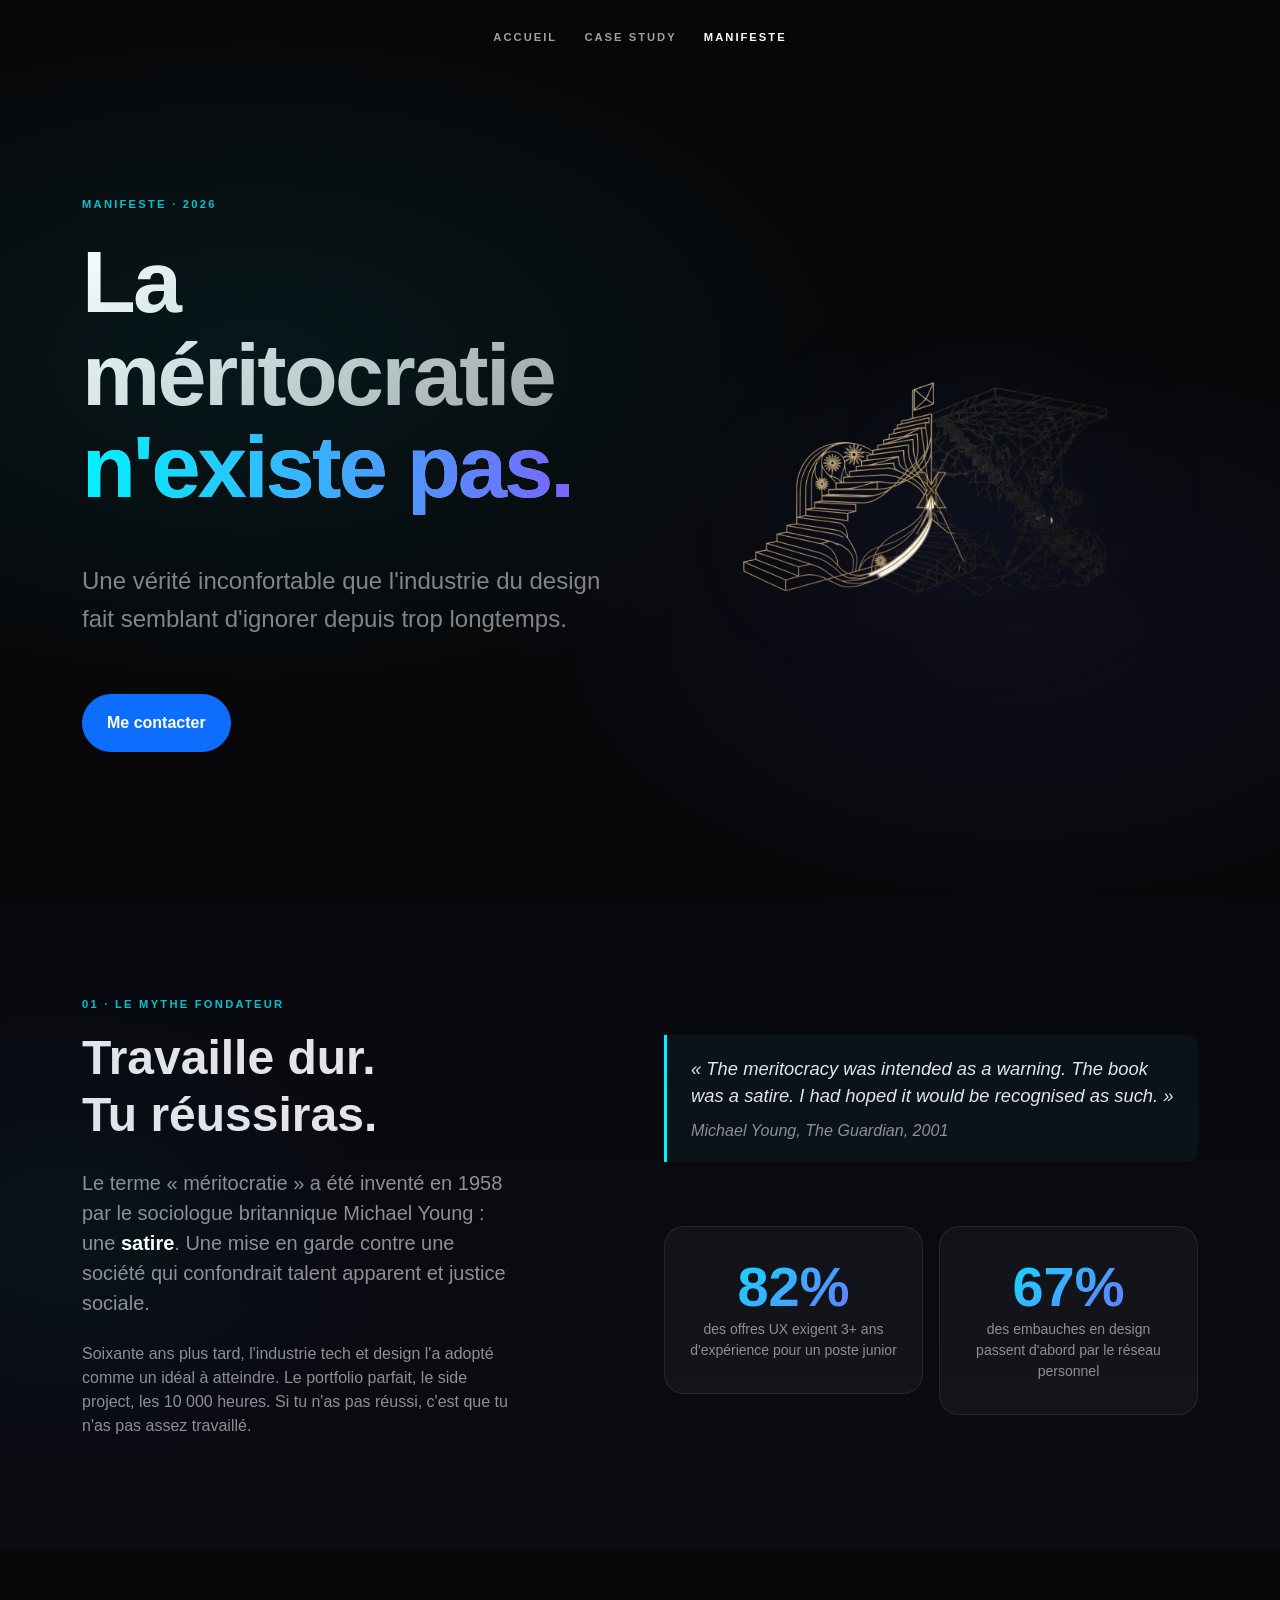
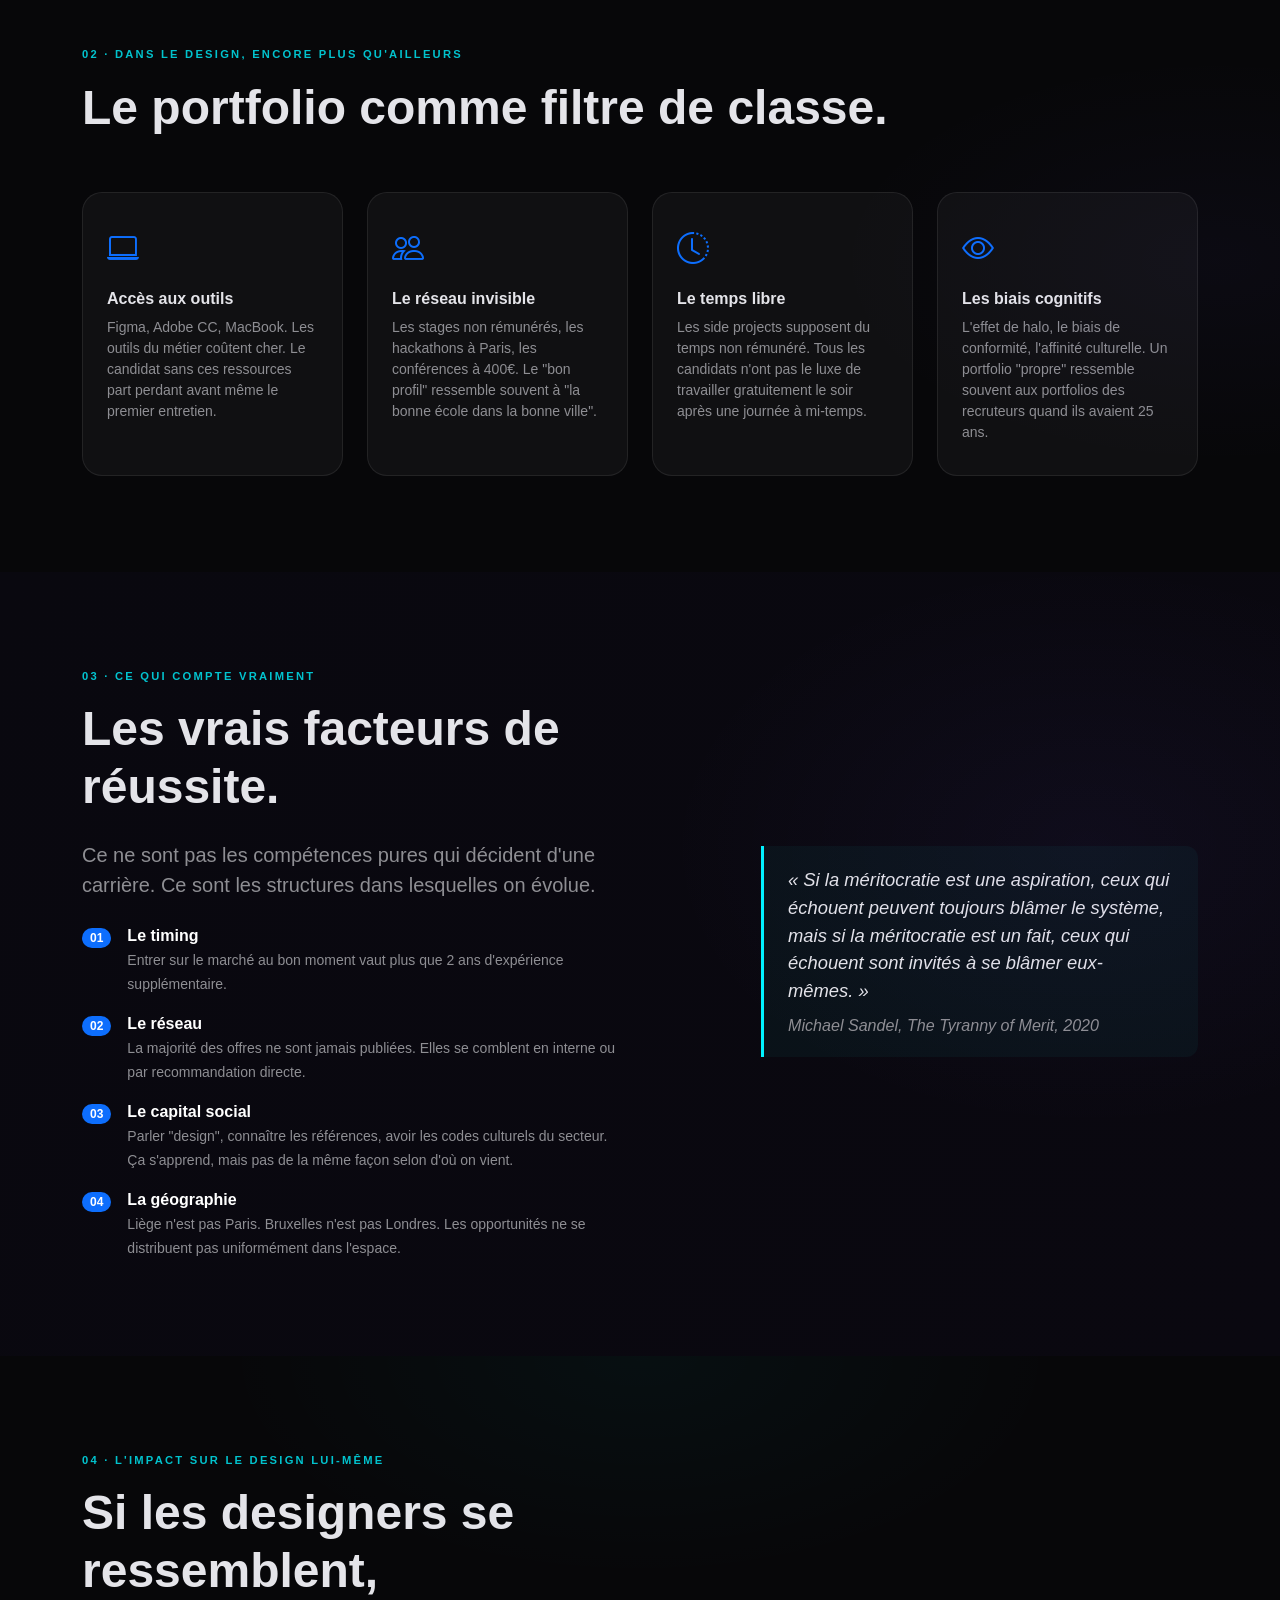
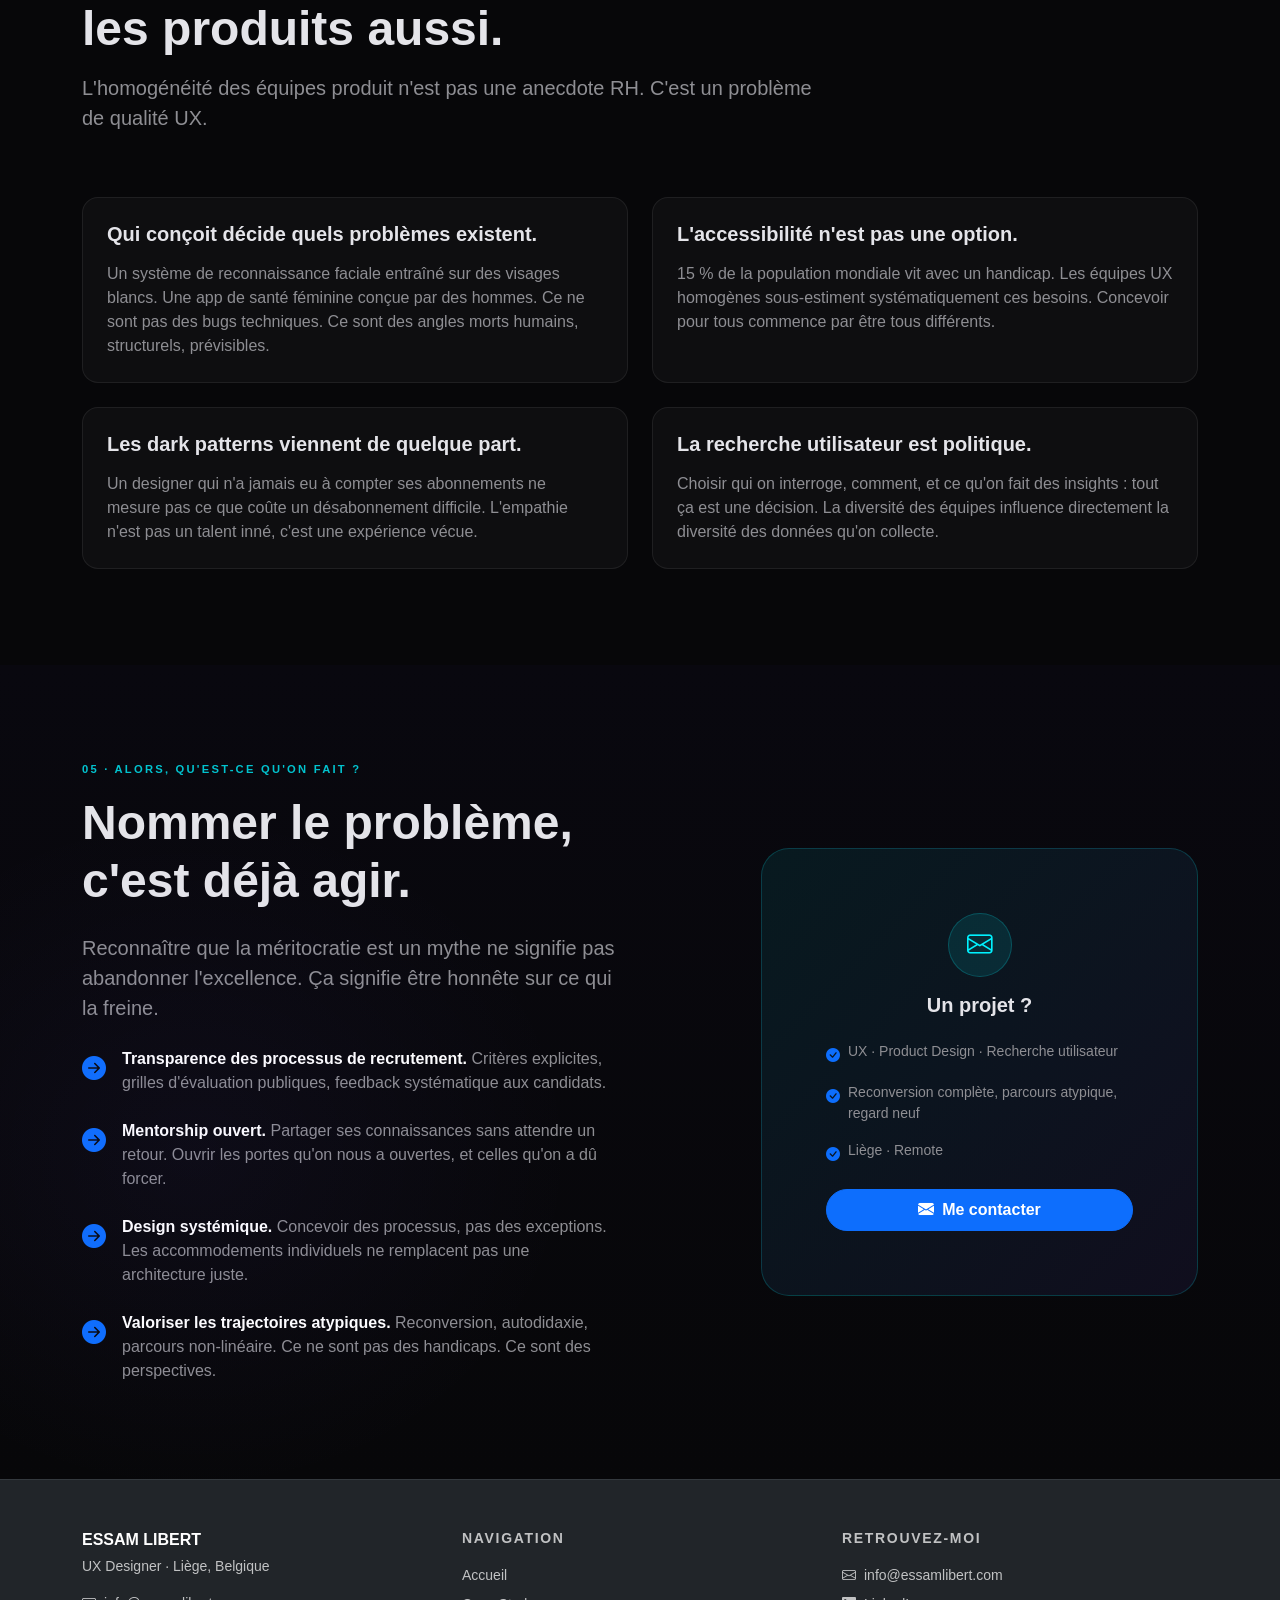
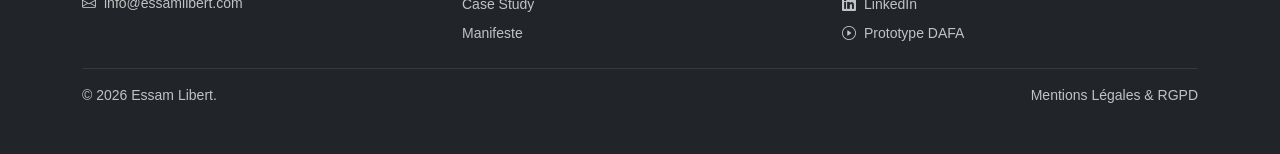
<file: manifeste.html>
<!DOCTYPE html>
<html lang="fr" data-bs-theme="dark">
<head>
    <meta charset="UTF-8">
    <meta name="viewport" content="width=device-width, initial-scale=1.0">
    <title>La méritocratie n'existe pas · Essam Libert</title>
    <meta name="description" content="Manifeste UX : pourquoi la méritocratie dans le design est un mythe, ce qui compte vraiment, et ce qu'on peut changer. Par Essam Libert, UX Designer.">
    <link rel="canonical" href="https://essamlibert.com/manifeste.html">
    <meta property="og:type" content="article">
    <meta property="og:url" content="https://essamlibert.com/manifeste.html">
    <meta property="og:title" content="La méritocratie n'existe pas · Essam Libert">
    <meta property="og:description" content="Manifeste UX : pourquoi la méritocratie dans le design est un mythe, ce qui compte vraiment, et ce qu'on peut changer.">
    <meta property="og:image" content="https://essamlibert.com/images/DAFA.webp">
    <meta property="og:locale" content="fr_BE">
    <meta name="twitter:card" content="summary_large_image">
    <meta name="twitter:title" content="La méritocratie n'existe pas · Essam Libert">
    <meta name="twitter:description" content="Manifeste UX : pourquoi la méritocratie dans le design est un mythe.">
    <meta name="twitter:image" content="https://essamlibert.com/images/DAFA.webp">

    <link rel="preconnect" href="https://fonts.googleapis.com">
    <link rel="preconnect" href="https://fonts.gstatic.com" crossorigin>
    <link rel="preload" as="style" href="https://fonts.googleapis.com/css2?family=Inter:wght@400;600;700;800&display=swap">
    <link rel="stylesheet" href="https://fonts.googleapis.com/css2?family=Inter:wght@400;600;700;800&display=swap" media="print" onload="this.onload=null;this.rel='stylesheet'">
    <noscript><link rel="stylesheet" href="https://fonts.googleapis.com/css2?family=Inter:wght@400;600;700;800&display=swap"></noscript>
    <link rel="icon" type="image/svg+xml" href="favicon.svg">
    <link rel="preload" href="css/bootstrap.min.css" as="style">
    <link rel="preload" href="css/style.css?v=6" as="style">
    <link rel="stylesheet" href="css/bootstrap.min.css">
    <link rel="stylesheet" href="css/style.css?v=6">
    <link rel="stylesheet" href="https://cdn.jsdelivr.net/npm/bootstrap-icons@1.11.1/font/bootstrap-icons.css" media="print" onload="this.media='all'">

    <style>
    body.apple-theme{background-color:#0a0a0a!important;color:#e4e4e9!important;}
    body.bg-light-apple{background-color:#0a0a0a!important;}
    .bg-light-apple{background-color:#16161a!important;}
    .text-muted{color:#8e8e93!important;}

    /* Hero gradient text */
    .hero-claim{
        font-size:clamp(2.4rem,7vw,5.5rem);
        font-weight:800;
        line-height:1.05;
        letter-spacing:-.03em;
        background:linear-gradient(135deg,#fff 0%,rgba(255,255,255,.55) 100%);
        -webkit-background-clip:text;
        -webkit-text-fill-color:transparent;
        background-clip:text;
    }
    .hero-accent{
        -webkit-text-fill-color:transparent;
        background:linear-gradient(90deg,#00f2ff,#7b61ff);
        -webkit-background-clip:text;
        background-clip:text;
    }

    /* Ambient noise background */
    .manifeste-hero{
        min-height:100svh;
        display:flex;
        align-items:center;
        position:relative;
        overflow:hidden;
        background:#070709;
    }
    .manifeste-hero::before{
        content:'';
        position:absolute;inset:0;
        background:
            radial-gradient(ellipse 70% 55% at 20% 40%,rgba(0,242,255,.07) 0%,transparent 70%),
            radial-gradient(ellipse 60% 50% at 80% 70%,rgba(123,97,255,.07) 0%,transparent 70%);
        animation:bg-drift 14s ease-in-out infinite alternate;
        pointer-events:none;
    }
    @keyframes bg-drift{
        0%{transform:translateX(0) translateY(0);}
        100%{transform:translateX(-2%) translateY(2%);}
    }

    /* Scroll progress bar */
    #scroll-progress{
        position:fixed;top:0;left:0;height:2px;
        background:linear-gradient(90deg,#00f2ff,#7b61ff);
        width:0%;z-index:9999;transition:width .1s linear;
    }

    /* Pull quote */
    .pull-quote{
        border-left:3px solid #00f2ff;
        padding:1.25rem 1.5rem;
        background:rgba(0,242,255,.04);
        border-radius:0 12px 12px 0;
        font-size:1.15rem;
        font-style:italic;
        color:#e4e4e9;
    }

    /* Stat card */
    .stat-card{
        background:rgba(255,255,255,.04);
        border:1px solid rgba(255,255,255,.08);
        border-radius:20px;
        padding:2rem 1.5rem;
        text-align:center;
        transition:border-color .25s,transform .25s;
    }
    .stat-card:hover{
        border-color:rgba(0,242,255,.35);
        transform:translateY(-3px);
    }
    .stat-num{
        font-size:clamp(2rem,5vw,3.5rem);
        font-weight:800;
        background:linear-gradient(135deg,#00f2ff,#7b61ff);
        -webkit-background-clip:text;
        -webkit-text-fill-color:transparent;
        background-clip:text;
        line-height:1;
    }

    /* Section label */
    .section-label{
        font-size:.7rem;
        font-weight:600;
        letter-spacing:.2em;
        text-transform:uppercase;
        color:#00f2ff;
        opacity:.8;
    }

    /* Reveal animation */
    .reveal{opacity:0;transform:translateY(28px);transition:opacity .7s ease,transform .7s ease;}
    .reveal.visible{opacity:1;transform:none;}

    /* Tag chips */
    .chip{
        display:inline-block;
        padding:.3rem .85rem;
        border:1px solid rgba(255,255,255,.15);
        border-radius:999px;
        font-size:.8rem;
        color:#8e8e93;
        margin:.2rem;
    }

    /* CTA card */
    .cta-card{
        background:linear-gradient(135deg,rgba(0,242,255,.08),rgba(123,97,255,.08));
        border:1px solid rgba(0,242,255,.18);
        border-radius:28px;
        padding:clamp(2rem,5vw,4rem);
    }

    /* Footer lisibilité */
    footer .text-white-50{color:rgba(255,255,255,.72)!important;}
    footer a.text-white-50:hover{color:#fff!important;}
    </style>
</head>

<body class="apple-theme bg-light-apple d-flex flex-column min-vh-100">
<div id="scroll-progress" aria-hidden="true"></div>

<a href="#main-content" class="skip-link">Aller au contenu</a>
<header>
<nav class="nav-island" id="main-nav" aria-label="Navigation principale">
    <a href="/">Accueil</a>
    <a href="case-study.html">Case Study</a>
    <a href="manifeste.html" class="nav-active" aria-current="page">Manifeste</a>
</nav>
<button class="nav-toggle" id="nav-toggle" aria-label="Ouvrir le menu" aria-expanded="false">
    <span></span><span></span><span></span>
</button>
<div class="nav-overlay" id="nav-overlay" role="dialog" aria-modal="true" aria-label="Menu principal">
    <a href="/">Accueil</a>
    <a href="case-study.html">Case Study</a>
    <a href="manifeste.html">Manifeste</a>
</div>
</header>

<main id="main-content" class="flex-grow-1">

<!-- HERO -->
<section class="manifeste-hero pt-5" aria-labelledby="hero-heading">
    <div class="container py-5">
        <div class="row align-items-center g-5">
            <div class="col-lg-6">
                <p class="section-label mb-4" aria-hidden="true">Manifeste · 2026</p>
                <h1 class="hero-claim mb-5" id="hero-heading">
                    La méritocratie<br>
                    <span class="hero-accent">n'existe pas.</span>
                </h1>
                <p class="fs-4 text-white-50 mb-5" style="max-width:520px;line-height:1.6;">
                    Une vérité inconfortable que l'industrie du design fait semblant d'ignorer depuis trop longtemps.
                </p>
                <a href="mailto:info@essamlibert.com" class="btn btn-primary fw-bold rounded-pill px-4 py-3 mt-2">
                    Me contacter
                </a>
            </div>
            <div class="col-lg-6 d-flex justify-content-center align-items-center">
                <img src="images/stairs.png" alt="" aria-hidden="true"
                     style="max-width:100%;max-height:480px;object-fit:contain;filter:drop-shadow(0 0 80px rgba(0,242,255,.1)) drop-shadow(0 0 40px rgba(123,97,255,.08));">
            </div>
        </div>
    </div>
</section>
<!-- END HERO -->

<!-- SECTION 1 : LE MYTHE -->
<section class="py-5" style="background:linear-gradient(180deg,#08080e 0%,#0b0b12 100%);position:relative;" aria-labelledby="s1-heading">
    <div style="position:absolute;inset:0;background:radial-gradient(ellipse 45% 65% at 5% 50%,rgba(0,242,255,.04) 0%,transparent 60%);pointer-events:none;" aria-hidden="true"></div>
    <div class="container py-5">
        <div class="row g-5 align-items-center reveal">
            <div class="col-lg-5">
                <p class="section-label mb-3">01 · Le mythe fondateur</p>
                <h2 class="display-5 fw-bold mb-4" id="s1-heading">Travaille dur.<br>Tu réussiras.</h2>
                <p class="fs-5 text-muted mb-4">
                    Le terme « méritocratie » a été inventé en 1958 par le sociologue britannique Michael Young : une <strong class="text-white">satire</strong>. Une mise en garde contre une société qui confondrait talent apparent et justice sociale.
                </p>
                <p class="text-muted">
                    Soixante ans plus tard, l'industrie tech et design l'a adopté comme un idéal à atteindre. Le portfolio parfait, le side project, les 10 000 heures. Si tu n'as pas réussi, c'est que tu n'as pas assez travaillé.
                </p>
            </div>
            <div class="col-lg-6 offset-lg-1">
                <blockquote class="pull-quote mb-5">
                    «&nbsp;The meritocracy was intended as a warning. The book was a satire. I had hoped it would be recognised as such.&nbsp;»
                    <footer class="mt-2 small text-muted">Michael Young, <cite>The Guardian, 2001</cite></footer>
                </blockquote>
                <div class="row g-3 mt-1">
                    <div class="col-6">
                        <div class="stat-card">
                            <div class="stat-num mb-1">82%</div>
                            <div class="small text-muted">des offres UX exigent 3+ ans d'expérience pour un poste junior</div>
                        </div>
                    </div>
                    <div class="col-6">
                        <div class="stat-card">
                            <div class="stat-num mb-1">67%</div>
                            <div class="small text-muted">des embauches en design passent d'abord par le réseau personnel</div>
                        </div>
                    </div>
                </div>
            </div>
        </div>
    </div>
</section>

<!-- SECTION 2 : DANS LE DESIGN -->
<section class="py-5" style="background:#070709;position:relative;" aria-labelledby="s2-heading">
    <div style="position:absolute;inset:0;background:radial-gradient(ellipse 50% 55% at 95% 50%,rgba(123,97,255,.04) 0%,transparent 60%);pointer-events:none;" aria-hidden="true"></div>
    <div class="container py-5">
        <div class="row reveal">
            <div class="col-lg-9 mb-5">
                <p class="section-label mb-3">02 · Dans le design, encore plus qu'ailleurs</p>
                <h2 class="display-5 fw-bold" id="s2-heading">Le portfolio comme filtre de classe.</h2>
            </div>
        </div>
        <div class="row g-4 reveal">
            <div class="col-md-6 col-lg-3">
                <div class="stat-card h-100 text-start">
                    <div class="mb-3 fs-2" aria-hidden="true"><i class="bi bi-laptop text-primary"></i></div>
                    <h3 class="h6 fw-bold mb-2">Accès aux outils</h3>
                    <p class="small text-muted mb-0">Figma, Adobe CC, MacBook. Les outils du métier coûtent cher. Le candidat sans ces ressources part perdant avant même le premier entretien.</p>
                </div>
            </div>
            <div class="col-md-6 col-lg-3">
                <div class="stat-card h-100 text-start">
                    <div class="mb-3 fs-2" aria-hidden="true"><i class="bi bi-people text-primary"></i></div>
                    <h3 class="h6 fw-bold mb-2">Le réseau invisible</h3>
                    <p class="small text-muted mb-0">Les stages non rémunérés, les hackathons à Paris, les conférences à 400€. Le "bon profil" ressemble souvent à "la bonne école dans la bonne ville".</p>
                </div>
            </div>
            <div class="col-md-6 col-lg-3">
                <div class="stat-card h-100 text-start">
                    <div class="mb-3 fs-2" aria-hidden="true"><i class="bi bi-clock-history text-primary"></i></div>
                    <h3 class="h6 fw-bold mb-2">Le temps libre</h3>
                    <p class="small text-muted mb-0">Les side projects supposent du temps non rémunéré. Tous les candidats n'ont pas le luxe de travailler gratuitement le soir après une journée à mi-temps.</p>
                </div>
            </div>
            <div class="col-md-6 col-lg-3">
                <div class="stat-card h-100 text-start">
                    <div class="mb-3 fs-2" aria-hidden="true"><i class="bi bi-eye text-primary"></i></div>
                    <h3 class="h6 fw-bold mb-2">Les biais cognitifs</h3>
                    <p class="small text-muted mb-0">L'effet de halo, le biais de conformité, l'affinité culturelle. Un portfolio "propre" ressemble souvent aux portfolios des recruteurs quand ils avaient 25 ans.</p>
                </div>
            </div>
        </div>
    </div>
</section>

<!-- SECTION 3 : CE QUI COMPTE VRAIMENT -->
<section class="py-5" style="background:linear-gradient(135deg,#09080f 0%,#0a0810 100%);position:relative;" aria-labelledby="s3-heading">
    <div style="position:absolute;inset:0;background:radial-gradient(ellipse 55% 60% at 85% 35%,rgba(123,97,255,.05) 0%,transparent 60%);pointer-events:none;" aria-hidden="true"></div>
    <div class="container py-5">
        <div class="row g-5 align-items-center reveal">
            <div class="col-lg-6">
                <p class="section-label mb-3">03 · Ce qui compte vraiment</p>
                <h2 class="display-5 fw-bold mb-4" id="s3-heading">Les vrais facteurs de réussite.</h2>
                <p class="fs-5 text-muted mb-4">
                    Ce ne sont pas les compétences pures qui décident d'une carrière. Ce sont les structures dans lesquelles on évolue.
                </p>
                <div class="d-flex flex-column gap-3">
                    <div class="d-flex gap-3 align-items-start">
                        <span class="badge bg-primary rounded-pill px-2 py-1 mt-1 flex-shrink-0" aria-hidden="true">01</span>
                        <div>
                            <strong class="d-block text-white">Le timing</strong>
                            <span class="text-muted small">Entrer sur le marché au bon moment vaut plus que 2 ans d'expérience supplémentaire.</span>
                        </div>
                    </div>
                    <div class="d-flex gap-3 align-items-start">
                        <span class="badge bg-primary rounded-pill px-2 py-1 mt-1 flex-shrink-0" aria-hidden="true">02</span>
                        <div>
                            <strong class="d-block text-white">Le réseau</strong>
                            <span class="text-muted small">La majorité des offres ne sont jamais publiées. Elles se comblent en interne ou par recommandation directe.</span>
                        </div>
                    </div>
                    <div class="d-flex gap-3 align-items-start">
                        <span class="badge bg-primary rounded-pill px-2 py-1 mt-1 flex-shrink-0" aria-hidden="true">03</span>
                        <div>
                            <strong class="d-block text-white">Le capital social</strong>
                            <span class="text-muted small">Parler "design", connaître les références, avoir les codes culturels du secteur. Ça s'apprend, mais pas de la même façon selon d'où on vient.</span>
                        </div>
                    </div>
                    <div class="d-flex gap-3 align-items-start">
                        <span class="badge bg-primary rounded-pill px-2 py-1 mt-1 flex-shrink-0" aria-hidden="true">04</span>
                        <div>
                            <strong class="d-block text-white">La géographie</strong>
                            <span class="text-muted small">Liège n'est pas Paris. Bruxelles n'est pas Londres. Les opportunités ne se distribuent pas uniformément dans l'espace.</span>
                        </div>
                    </div>
                </div>
            </div>
            <div class="col-lg-5 offset-lg-1">
                <blockquote class="pull-quote mb-4">
                    «&nbsp;Si la méritocratie est une aspiration, ceux qui échouent peuvent toujours blâmer le système, mais si la méritocratie est un fait, ceux qui échouent sont invités à se blâmer eux-mêmes.&nbsp;»
                    <footer class="mt-2 small text-muted">Michael Sandel, <cite>The Tyranny of Merit, 2020</cite></footer>
                </blockquote>
            </div>
        </div>
    </div>
</section>

<!-- SECTION 4 : CE QUE ÇA CHANGE EN UX -->
<section class="py-5" style="background:#070709;position:relative;" aria-labelledby="s4-heading">
    <div style="position:absolute;inset:0;background:radial-gradient(ellipse 60% 45% at 50% 0%,rgba(0,242,255,.035) 0%,transparent 55%);pointer-events:none;" aria-hidden="true"></div>
    <div class="container py-5">
        <div class="row mb-5 reveal">
            <div class="col-lg-8">
                <p class="section-label mb-3">04 · L'impact sur le design lui-même</p>
                <h2 class="display-5 fw-bold" id="s4-heading">Si les designers se ressemblent,<br>les produits aussi.</h2>
                <p class="fs-5 text-muted mt-3">
                    L'homogénéité des équipes produit n'est pas une anecdote RH. C'est un problème de qualité UX.
                </p>
            </div>
        </div>
        <div class="row g-4 reveal">
            <div class="col-md-6">
                <div class="p-4 rounded-4 h-100" style="background:rgba(255,255,255,.03);border:1px solid rgba(255,255,255,.07);">
                    <h3 class="h5 fw-bold mb-3">Qui conçoit décide quels problèmes existent.</h3>
                    <p class="text-muted mb-0">
                        Un système de reconnaissance faciale entraîné sur des visages blancs. Une app de santé féminine conçue par des hommes. Ce ne sont pas des bugs techniques. Ce sont des angles morts humains, structurels, prévisibles.
                    </p>
                </div>
            </div>
            <div class="col-md-6">
                <div class="p-4 rounded-4 h-100" style="background:rgba(255,255,255,.03);border:1px solid rgba(255,255,255,.07);">
                    <h3 class="h5 fw-bold mb-3">L'accessibilité n'est pas une option.</h3>
                    <p class="text-muted mb-0">
                        15 % de la population mondiale vit avec un handicap. Les équipes UX homogènes sous-estiment systématiquement ces besoins. Concevoir pour tous commence par être tous différents.
                    </p>
                </div>
            </div>
            <div class="col-md-6">
                <div class="p-4 rounded-4 h-100" style="background:rgba(255,255,255,.03);border:1px solid rgba(255,255,255,.07);">
                    <h3 class="h5 fw-bold mb-3">Les dark patterns viennent de quelque part.</h3>
                    <p class="text-muted mb-0">
                        Un designer qui n'a jamais eu à compter ses abonnements ne mesure pas ce que coûte un désabonnement difficile. L'empathie n'est pas un talent inné, c'est une expérience vécue.
                    </p>
                </div>
            </div>
            <div class="col-md-6">
                <div class="p-4 rounded-4 h-100" style="background:rgba(255,255,255,.03);border:1px solid rgba(255,255,255,.07);">
                    <h3 class="h5 fw-bold mb-3">La recherche utilisateur est politique.</h3>
                    <p class="text-muted mb-0">
                        Choisir qui on interroge, comment, et ce qu'on fait des insights : tout ça est une décision. La diversité des équipes influence directement la diversité des données qu'on collecte.
                    </p>
                </div>
            </div>
        </div>
    </div>
</section>

<!-- SECTION 5 : ALORS QUOI -->
<section class="py-5" style="background:linear-gradient(180deg,#09080f 0%,#070709 100%);position:relative;" aria-labelledby="s5-heading">
    <div style="position:absolute;inset:0;background:radial-gradient(ellipse 50% 70% at 15% 60%,rgba(123,97,255,.05) 0%,transparent 60%);pointer-events:none;" aria-hidden="true"></div>
    <div class="container py-5">
        <div class="row g-5 align-items-center reveal">
            <div class="col-lg-6">
                <p class="section-label mb-3">05 · Alors, qu'est-ce qu'on fait ?</p>
                <h2 class="display-5 fw-bold mb-4" id="s5-heading">Nommer le problème,<br>c'est déjà agir.</h2>
                <p class="fs-5 text-muted mb-4">
                    Reconnaître que la méritocratie est un mythe ne signifie pas abandonner l'excellence. Ça signifie être honnête sur ce qui la freine.
                </p>
                <div class="d-flex flex-column gap-4">
                    <div class="d-flex gap-3 align-items-start">
                        <i class="bi bi-arrow-right-circle-fill text-primary fs-4 flex-shrink-0 mt-1" aria-hidden="true"></i>
                        <p class="text-muted mb-0"><strong class="text-white">Transparence des processus de recrutement.</strong> Critères explicites, grilles d'évaluation publiques, feedback systématique aux candidats.</p>
                    </div>
                    <div class="d-flex gap-3 align-items-start">
                        <i class="bi bi-arrow-right-circle-fill text-primary fs-4 flex-shrink-0 mt-1" aria-hidden="true"></i>
                        <p class="text-muted mb-0"><strong class="text-white">Mentorship ouvert.</strong> Partager ses connaissances sans attendre un retour. Ouvrir les portes qu'on nous a ouvertes, et celles qu'on a dû forcer.</p>
                    </div>
                    <div class="d-flex gap-3 align-items-start">
                        <i class="bi bi-arrow-right-circle-fill text-primary fs-4 flex-shrink-0 mt-1" aria-hidden="true"></i>
                        <p class="text-muted mb-0"><strong class="text-white">Design systémique.</strong> Concevoir des processus, pas des exceptions. Les accommodements individuels ne remplacent pas une architecture juste.</p>
                    </div>
                    <div class="d-flex gap-3 align-items-start">
                        <i class="bi bi-arrow-right-circle-fill text-primary fs-4 flex-shrink-0 mt-1" aria-hidden="true"></i>
                        <p class="text-muted mb-0"><strong class="text-white">Valoriser les trajectoires atypiques.</strong> Reconversion, autodidaxie, parcours non-linéaire. Ce ne sont pas des handicaps. Ce sont des perspectives.</p>
                    </div>
                </div>
            </div>
            <div class="col-lg-5 offset-lg-1">
                <div class="cta-card text-center">
                    <div class="mb-4">
                        <div style="width:64px;height:64px;border-radius:50%;background:rgba(0,242,255,.1);border:1px solid rgba(0,242,255,.2);display:inline-flex;align-items:center;justify-content:center;margin-bottom:1rem;">
                            <i class="bi bi-envelope" style="font-size:1.6rem;color:#00f2ff;" aria-hidden="true"></i>
                        </div>
                        <h3 class="fw-bold h5 mb-1">Un projet ?</h3>
                    </div>
                    <ul class="list-unstyled d-flex flex-column gap-3 mb-4 text-start">
                        <li class="d-flex align-items-start gap-2 small text-muted">
                            <i class="bi bi-check-circle-fill text-primary flex-shrink-0 mt-1" aria-hidden="true"></i>
                            UX · Product Design · Recherche utilisateur
                        </li>
                        <li class="d-flex align-items-start gap-2 small text-muted">
                            <i class="bi bi-check-circle-fill text-primary flex-shrink-0 mt-1" aria-hidden="true"></i>
                            Reconversion complète, parcours atypique, regard neuf
                        </li>
                        <li class="d-flex align-items-start gap-2 small text-muted">
                            <i class="bi bi-check-circle-fill text-primary flex-shrink-0 mt-1" aria-hidden="true"></i>
                            Liège · Remote
                        </li>
                    </ul>
                    <a href="mailto:info@essamlibert.com" class="btn btn-primary fw-bold rounded-pill px-4 py-2 w-100">
                        <i class="bi bi-envelope-fill me-2" aria-hidden="true"></i>Me contacter
                    </a>
                </div>
            </div>
        </div>
    </div>
</section>


</main>

<footer class="bg-dark text-white py-5 border-top border-secondary border-opacity-25 mt-auto">
    <div class="container">
        <div class="row g-4 mb-4">
            <div class="col-md-4">
                <p class="fw-bold mb-1">ESSAM LIBERT</p>
                <p class="small text-white-50 mb-3">UX Designer · Liège, Belgique</p>
                <a href="mailto:info@essamlibert.com" class="small text-white-50 text-decoration-none d-flex align-items-center gap-2">
                    <i class="bi bi-envelope" aria-hidden="true"></i>info@essamlibert.com
                </a>
            </div>
            <div class="col-md-4">
                <p class="small fw-bold text-uppercase tracking-widest text-white-50 mb-3">Navigation</p>
                <div class="d-flex flex-column gap-2">
                    <a href="/" class="small text-white-50 text-decoration-none">Accueil</a>
                    <a href="case-study.html" class="small text-white-50 text-decoration-none">Case Study</a>
                    <a href="manifeste.html" class="small text-white-50 text-decoration-none">Manifeste</a>
                </div>
            </div>
            <div class="col-md-4">
                <p class="small fw-bold text-uppercase tracking-widest text-white-50 mb-3">Retrouvez-moi</p>
                <a href="mailto:info@essamlibert.com" class="small text-white-50 text-decoration-none d-flex align-items-center gap-2 mb-2">
                    <i class="bi bi-envelope" aria-hidden="true"></i>info@essamlibert.com
                </a>
                <a href="https://www.linkedin.com/in/essam-libert-b0673a38b" target="_blank" rel="noopener noreferrer" class="small text-white-50 text-decoration-none d-flex align-items-center gap-2 mb-2">
                    <i class="bi bi-linkedin" aria-hidden="true"></i>LinkedIn
                </a>
                <a href="https://www.figma.com/proto/SWCbHvDAKlID6yNduDaMsR/DAFA_App_Master_V3_Essam?node-id=145-176&scaling=scale-down&hide-ui=1" target="_blank" rel="noopener noreferrer" class="small text-white-50 text-decoration-none d-flex align-items-center gap-2">
                    <i class="bi bi-play-circle" aria-hidden="true"></i>Prototype DAFA
                </a>
            </div>
        </div>
        <div class="border-top border-secondary border-opacity-25 pt-3 d-flex flex-wrap justify-content-between align-items-center gap-2">
            <p class="small text-white-50 mb-0">&copy; 2026 Essam Libert.</p>
            <a href="legal.html" class="small text-white-50 text-decoration-none">Mentions Légales &amp; RGPD</a>
        </div>
    </div>
</footer>

<script src="https://cdn.jsdelivr.net/npm/bootstrap@5.3.0/dist/js/bootstrap.bundle.min.js" defer></script>
<script>
/* Scroll progress bar */
(function(){
    const bar=document.getElementById('scroll-progress');
    if(!bar) return;
    window.addEventListener('scroll',()=>{
        const h=document.documentElement,b=document.body;
        const st=h.scrollTop||b.scrollTop;
        const sh=(h.scrollHeight||b.scrollHeight)-h.clientHeight;
        bar.style.width=(sh>0?(st/sh*100).toFixed(1):0)+'%';
    },{passive:true});
})();

/* Reveal on scroll */
(function(){
    const els=document.querySelectorAll('.reveal');
    if(!els.length) return;
    const io=new IntersectionObserver(entries=>{
        entries.forEach(e=>{if(e.isIntersecting) e.target.classList.add('visible');});
    },{threshold:0.12});
    els.forEach(el=>io.observe(el));
})();
</script>

<script type="application/ld+json">
{
  "@context": "https://schema.org",
  "@type": "Article",
  "headline": "La méritocratie n'existe pas",
  "description": "Manifeste UX : pourquoi la méritocratie dans le design est un mythe, ce qui compte vraiment, et ce qu'on peut changer.",
  "url": "https://essamlibert.com/manifeste.html",
  "image": "https://essamlibert.com/images/DAFA.webp",
  "author": {
    "@type": "Person",
    "name": "Essam Libert",
    "url": "https://essamlibert.com"
  },
  "datePublished": "2026-01-01",
  "dateModified": "2026-05-16",
  "inLanguage": "fr-BE",
  "publisher": {
    "@type": "Person",
    "name": "Essam Libert",
    "url": "https://essamlibert.com"
  }
}
</script>

</body>
</html>
</file>
<file: css/style.css>
/* ============================================================
   DAFA — style.css
   Essam Libert · UX Designer · 2026
   ============================================================ */


/* ============================================================
   VARIABLES
   ============================================================ */

:root {
    --text-dark: #1d1d1f;
    --text-gray: #86868b;
    --bg-white: #ffffff;
    --bg-light-apple: #f5f5f7;
    --accent: #0071e3;
    --bg-dark-apple: #1d1d1f;
}


/* ============================================================
   BASE
   ============================================================ */

html, body {
    margin: 0;
    padding: 0;
    width: 100%;
    overflow-x: hidden;
}

body.apple-theme {
    font-family: 'Inter', -apple-system, BlinkMacSystemFont, sans-serif;
    color: var(--text-dark);
    background-color: var(--bg-white);
    -webkit-font-smoothing: antialiased;
    -moz-osx-font-smoothing: grayscale;
}


/* ============================================================
   UTILITAIRES TYPOGRAPHIE
   ============================================================ */

.tracking-tight {
    letter-spacing: -0.03em;
}

.tracking-widest {
    letter-spacing: 0.12em;
}

.text-gradient {
    background: linear-gradient(135deg, #0071e3 0%, #5ac8fa 30%, #34c759 60%, #0071e3 100%);
    background-size: 300% 300%;
    animation: gradient-shift 5s ease infinite;
    -webkit-background-clip: text;
    -webkit-text-fill-color: transparent;
    background-clip: text;
}

.text-gray {
    color: var(--text-gray);
}

/* Surcharge Bootstrap : ratio de contraste WCAG AA (4.5:1 minimum) */
.text-muted {
    color: #5a6268 !important;
}

/* Texte blanc atténué sur fonds sombres ou colorés — contraste garanti */
.text-white-75 {
    color: rgba(255, 255, 255, 0.88) !important;
}


/* ============================================================
   UTILITAIRES LAYOUT
   ============================================================ */

.max-width-800 {
    max-width: 800px;
}

.full-width-section {
    width: 100vw;
    position: relative;
    left: 50%;
    right: 50%;
    margin-left: -50vw;
    margin-right: -50vw;
}


/* ============================================================
   UTILITAIRES OMBRE
   ============================================================ */

.shadow-2xl {
    box-shadow: 0 40px 100px rgba(0, 0, 0, 0.25) !important;
}


/* ============================================================
   COULEURS DE FOND PERSONNALISÉES
   ============================================================ */

.bg-light-apple {
    background-color: var(--bg-light-apple) !important;
}



/* Skip link (accessibility) */
.skip-link{
    position:absolute;top:-60px;left:1rem;
    background:#00f2ff;color:#070709;
    padding:.45rem 1rem;border-radius:0 0 8px 8px;
    font-size:.85rem;font-weight:700;text-decoration:none;
    z-index:9999;transition:top .2s;
}
.skip-link:focus-visible{top:0;}

/* Button focus (WCAG) */
.btn:focus-visible{
    outline:2px solid #00f2ff;
    outline-offset:3px;
}

/* ============================================================
   NAV — floating text (no pill, no background)
   ============================================================ */


.nav-island{
    position:fixed;top:1.5rem;left:50%;transform:translateX(-50%);
    z-index:1050;display:flex;align-items:center;
    background:none;border:none;border-radius:0;padding:0;
    gap:.1rem;
    white-space:nowrap;
}
.nav-island.scrolled{}
.nav-island a{
    font-size:.7rem;font-weight:600;letter-spacing:.18em;text-transform:uppercase;
    color:rgba(255,255,255,.62);text-decoration:none;
    padding:.3rem .8rem;
    transition:color .2s;
}
.nav-island a:hover,.nav-island a.nav-active{
    color:#fff;
}
.nav-island a:focus-visible,.nav-brand-pill:focus-visible{
    outline:2px solid rgba(0,242,255,.8);
    outline-offset:4px;
    border-radius:4px;
}

.nav-toggle{
    position:fixed;top:1.5rem;right:2rem;
    z-index:1052;
    display:none;align-items:center;justify-content:center;
    flex-direction:column;gap:5px;
    width:32px;height:32px;
    background:none;border:none;padding:0;cursor:pointer;
}
.nav-toggle span{
    display:block;width:20px;height:1.5px;
    background:rgba(255,255,255,.85);border-radius:2px;
    transition:transform .25s ease,opacity .2s;
}
.nav-toggle.open span:nth-child(1){transform:translateY(6.5px) rotate(45deg);}
.nav-toggle.open span:nth-child(2){opacity:0;}
.nav-toggle.open span:nth-child(3){transform:translateY(-6.5px) rotate(-45deg);}

.nav-overlay{
    display:none;position:fixed;inset:0;z-index:1040;
    background:rgba(4,4,9,.97);
    backdrop-filter:blur(24px);-webkit-backdrop-filter:blur(24px);
    flex-direction:column;align-items:center;justify-content:center;
    gap:2.5rem;
}
.nav-overlay.open{display:flex;}
.nav-overlay a{
    font-size:2.4rem;font-weight:800;letter-spacing:-.03em;
    color:rgba(255,255,255,.6);text-decoration:none;transition:color .2s;
}
.nav-overlay a:hover{color:#fff;}

@media(max-width:640px){
    .nav-island{display:none;}
    .nav-toggle{display:flex;}
}


/* ============================================================
   HERO
   ============================================================ */

.hero-section {
    min-height: 80vh;
}


/* ============================================================
   BENTO CARDS
   ============================================================ */

.bento-box {
    border-radius: 32px;
    transition: transform 0.4s cubic-bezier(0.16, 1, 0.3, 1);
}

.bento-box:hover {
    transform: translateY(-8px);
    box-shadow: 0 32px 64px rgba(0, 113, 227, 0.14) !important;
}


/* ============================================================
   FORMULAIRE
   ============================================================ */

.apple-input {
    border: 1px solid #d2d2d7 !important;
    background-color: var(--bg-light-apple) !important;
    border-radius: 16px !important;
    height: auto !important;
    padding: 1.5rem 1rem !important;
    transition: border-color 0.2s ease, box-shadow 0.2s ease;
}

.apple-input:focus {
    border-color: var(--accent) !important;
    box-shadow: 0 0 0 3px rgba(0, 113, 227, 0.15) !important;
    background-color: var(--bg-white) !important;
}

/* Fieldset pour groupes radio — reset visuel, structure accessible */
fieldset {
    border: none;
    margin: 0;
    padding: 0;
    min-width: 0;
}

fieldset legend {
    float: none;
    width: auto;
    padding: 0;
    margin-bottom: 0.75rem;
    font-size: inherit;
    line-height: inherit;
}


/* ============================================================
   CONTACT CARDS
   ============================================================ */

.contact-card-hover {
    transition: transform 0.25s cubic-bezier(0.16, 1, 0.3, 1), box-shadow 0.25s ease;
}

.contact-card-hover:hover {
    transform: translateY(-3px);
    box-shadow: 0 12px 32px rgba(0, 0, 0, 0.10) !important;
}


/* ============================================================
   BOUTONS
   ============================================================ */

.btn-apple {
    transition: transform 0.3s ease, box-shadow 0.3s ease;
}

.btn-apple:hover {
    transform: scale(1.02);
    box-shadow: 0 8px 24px rgba(0, 0, 0, 0.15);
}


/* ============================================================
   PHOTO DE PROFIL
   ============================================================ */

.profile-image-wrapper {
    width: 320px;
    height: 320px;
    border-radius: 50%;
    overflow: hidden;
    background-color: #111;
    margin: 0 auto;
}

.profile-image {
    width: 100%;
    height: 100%;
    object-fit: cover;
}


/* ============================================================
   PROTOTYPE FIGMA — PHONE FRAME
   ============================================================ */

.phone-frame-container {
    max-width: 420px;
    background: #000;
    border: 14px solid #1a1a1a;
    border-radius: 55px;
    overflow: hidden;
    position: relative;
    box-shadow: 0 40px 100px rgba(0, 0, 0, 0.3);
    margin: 0 auto;
}

.phone-iframe {
    width: 100%;
    height: 800px;
    border: none;
    display: block;
}


/* ============================================================
   SECTIONS SPÉCIALES
   ============================================================ */

.waitlist-section {
    background-color: var(--bg-dark-apple);
    width: 100%;
    padding: 80px 0;
}


/* ============================================================
   ANIMATIONS
   ============================================================ */

@keyframes fadeInUp {
    0% {
        opacity: 0;
        transform: translateY(30px);
    }
    100% {
        opacity: 1;
        transform: translateY(0);
    }
}

@keyframes gradient-shift {
    0%, 100% { background-position: 0% 50%; }
    50%       { background-position: 100% 50%; }
}

@keyframes float {
    0%, 100% { transform: translateY(0px); }
    50%       { transform: translateY(-14px); }
}

.animate-fade-in {
    opacity: 0;
    animation: fadeInUp 0.9s cubic-bezier(0.16, 1, 0.3, 1) forwards;
}

/* Hero stagger delays */
.anim-delay-1 { animation-delay: 0.05s; }
.anim-delay-2 { animation-delay: 0.18s; }
.anim-delay-3 { animation-delay: 0.32s; }
.anim-delay-4 { animation-delay: 0.48s; }
.anim-delay-5 { animation-delay: 0.65s; }
.anim-delay-6 { animation-delay: 0.80s; }

/* Floating element */
.float-anim {
    animation: float 5s ease-in-out infinite;
}

/* Scroll progress bar */
#scroll-progress {
    position: fixed;
    top: 0;
    left: 0;
    height: 3px;
    background: linear-gradient(90deg, #0071e3, #5ac8fa, #34c759);
    z-index: 99999;
    width: 0%;
    transition: width 0.12s ease-out;
    pointer-events: none;
}

/* Scroll reveal */
.reveal {
    opacity: 0;
    transform: translateY(40px);
    transition: opacity 0.72s cubic-bezier(0.16, 1, 0.3, 1),
                transform 0.72s cubic-bezier(0.16, 1, 0.3, 1);
}
.reveal.is-visible {
    opacity: 1;
    transform: translateY(0);
}
.reveal-delay-1 { transition-delay: 0.08s; }
.reveal-delay-2 { transition-delay: 0.18s; }
.reveal-delay-3 { transition-delay: 0.30s; }
.reveal-delay-4 { transition-delay: 0.42s; }


/* ============================================================
   RESPONSIVE
   ============================================================ */

@media (max-width: 991.98px) {
    /* Burger menu: items align right, same side as the toggle button */
    .navbar-collapse .navbar-nav {
        text-align: right;
    }
    .navbar-collapse .nav-link {
        text-align: right;
    }

    .hero-section {
        min-height: auto;
    }

    .phone-frame-container {
        max-width: 320px;
    }

    .phone-iframe {
        height: 620px;
    }

    .bento-box {
        border-radius: 24px;
    }

    .profile-image-wrapper {
        width: 240px;
        height: 240px;
    }
}

@media (max-width: 575.98px) {
    .tracking-tight {
        letter-spacing: -0.02em;
    }

    .phone-frame-container {
        max-width: 280px;
        border-width: 10px;
        border-radius: 44px;
    }

    .phone-iframe {
        height: 540px;
    }

    .max-width-800 {
        max-width: 100%;
    }
}
/* Accessibilité : Désactivation des animations pour les utilisateurs sensibles */
@media (prefers-reduced-motion: reduce) {
    .animate-fade-in,
    .float-anim,
    .text-gradient,
    .bento-box,
    .reveal {
        animation: none !important;
        transform: none !important;
        transition: none !important;
        opacity: 1 !important;
    }
    #scroll-progress { display: none; }
}
</file>
